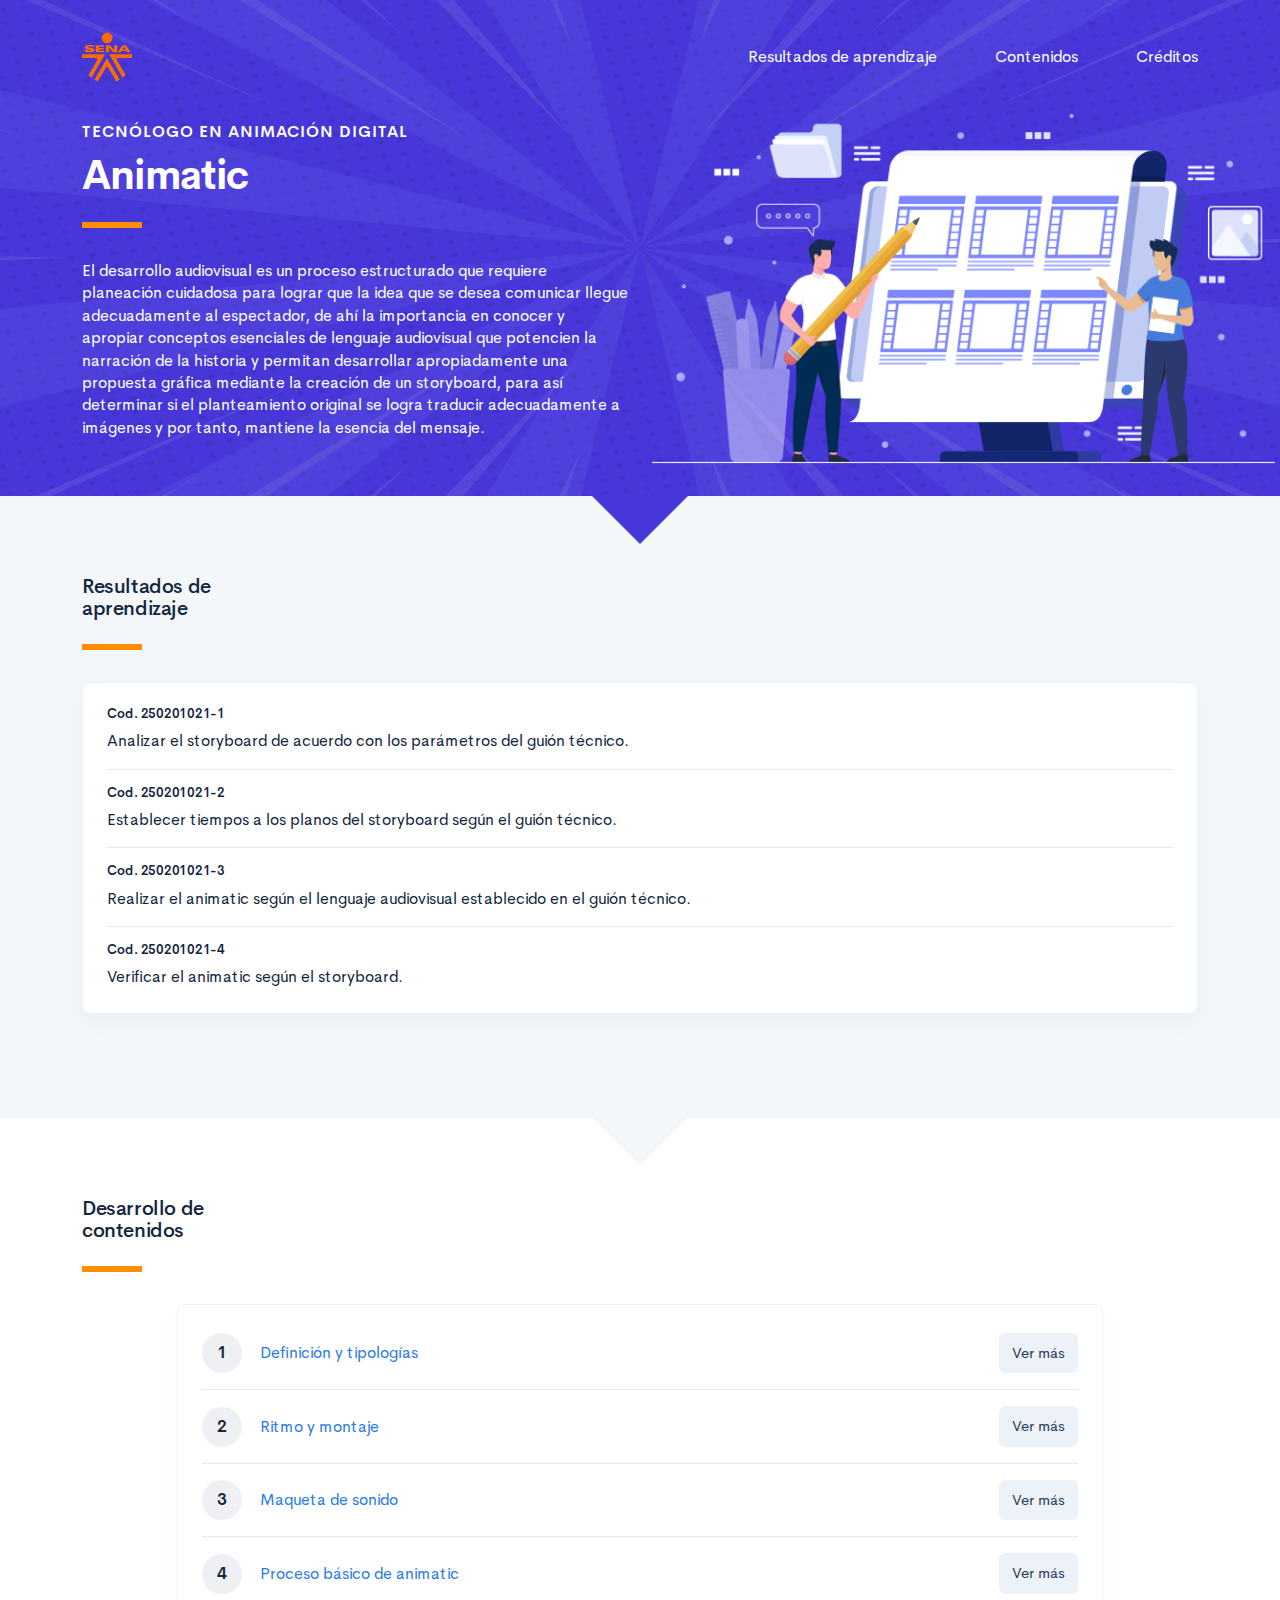
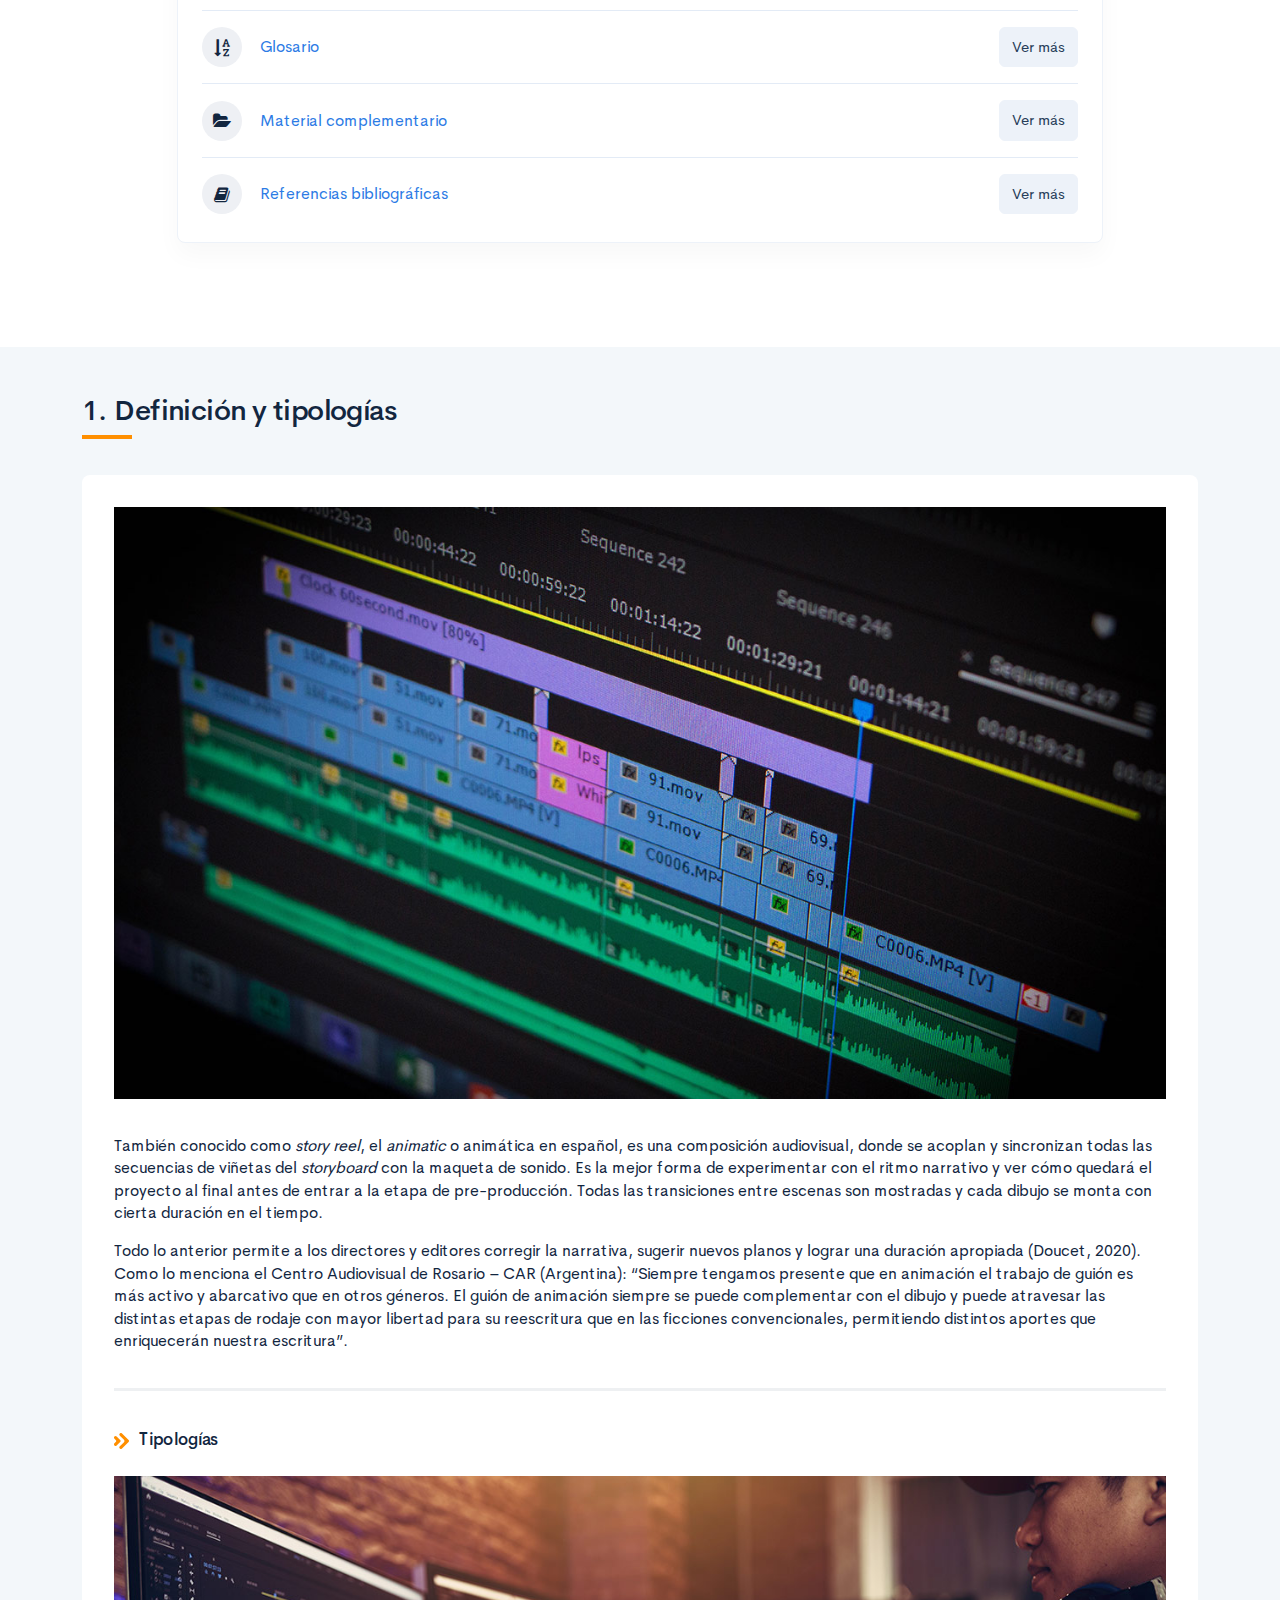
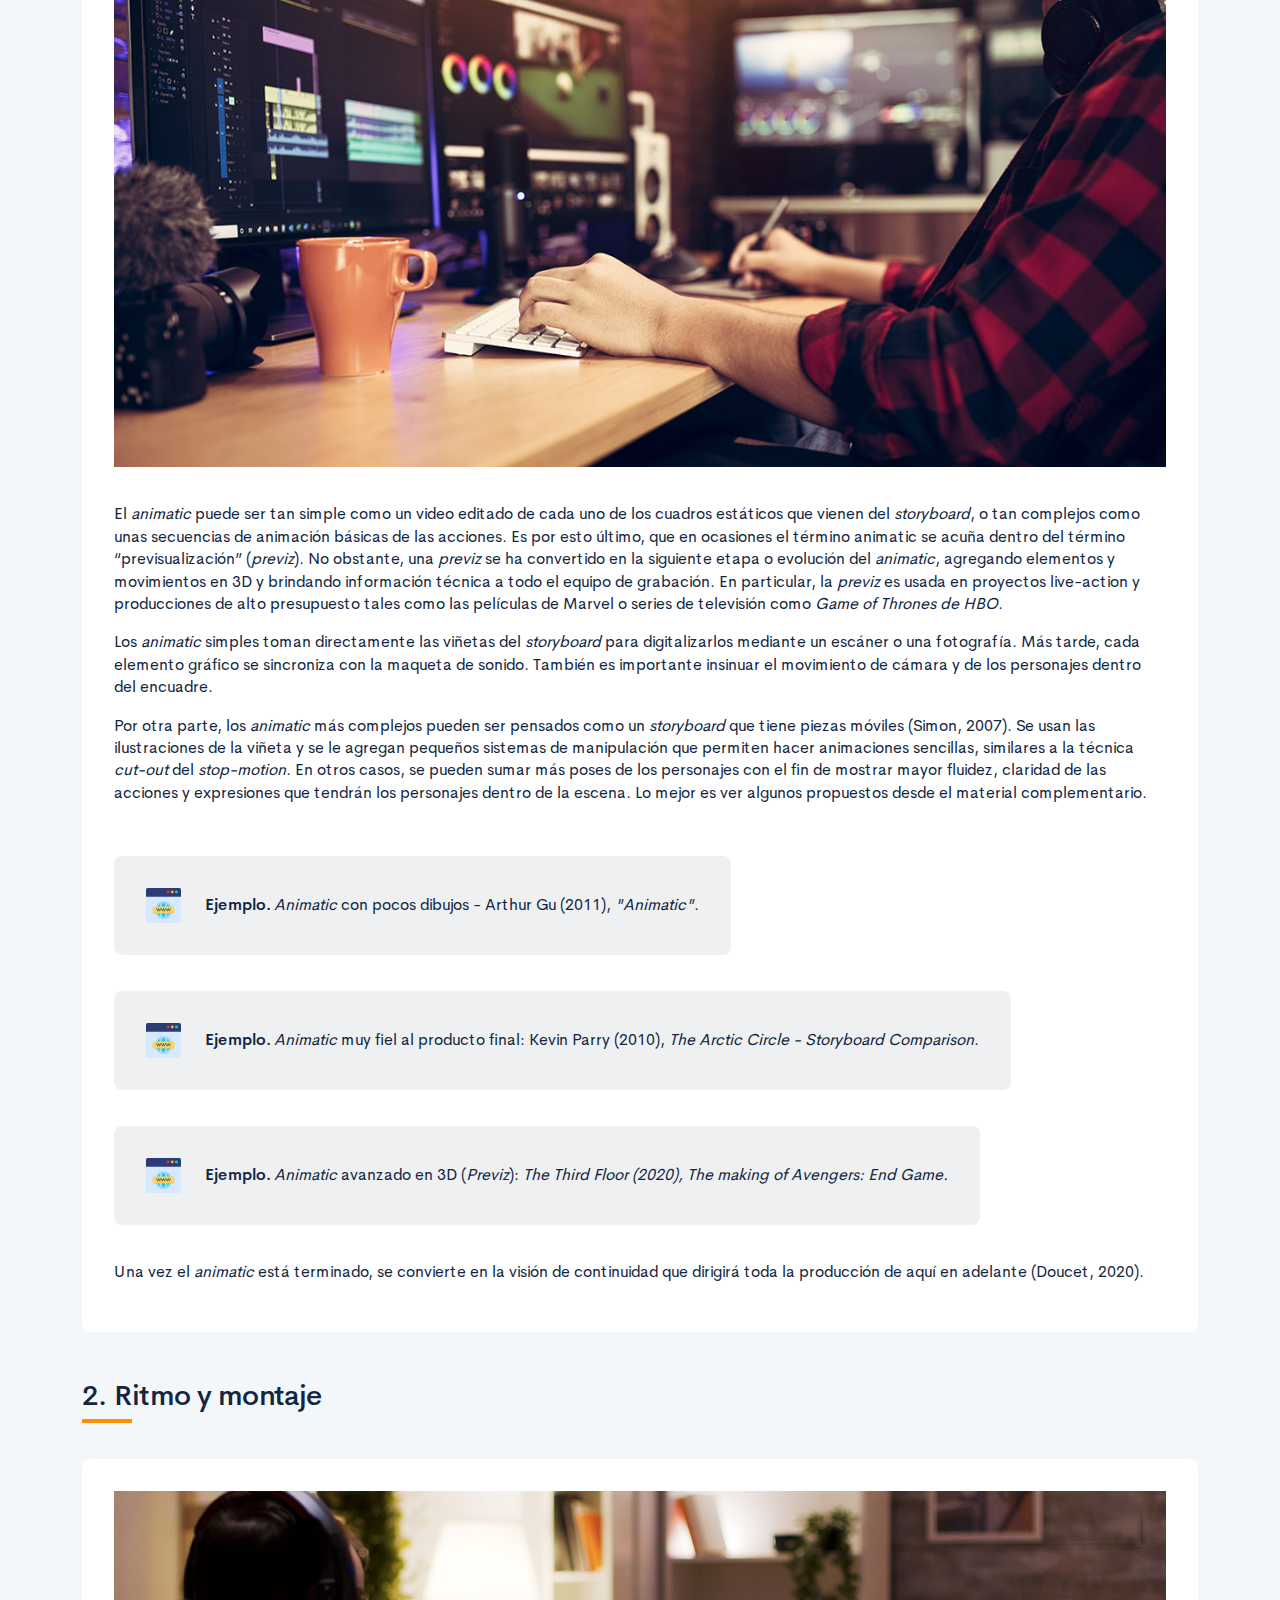
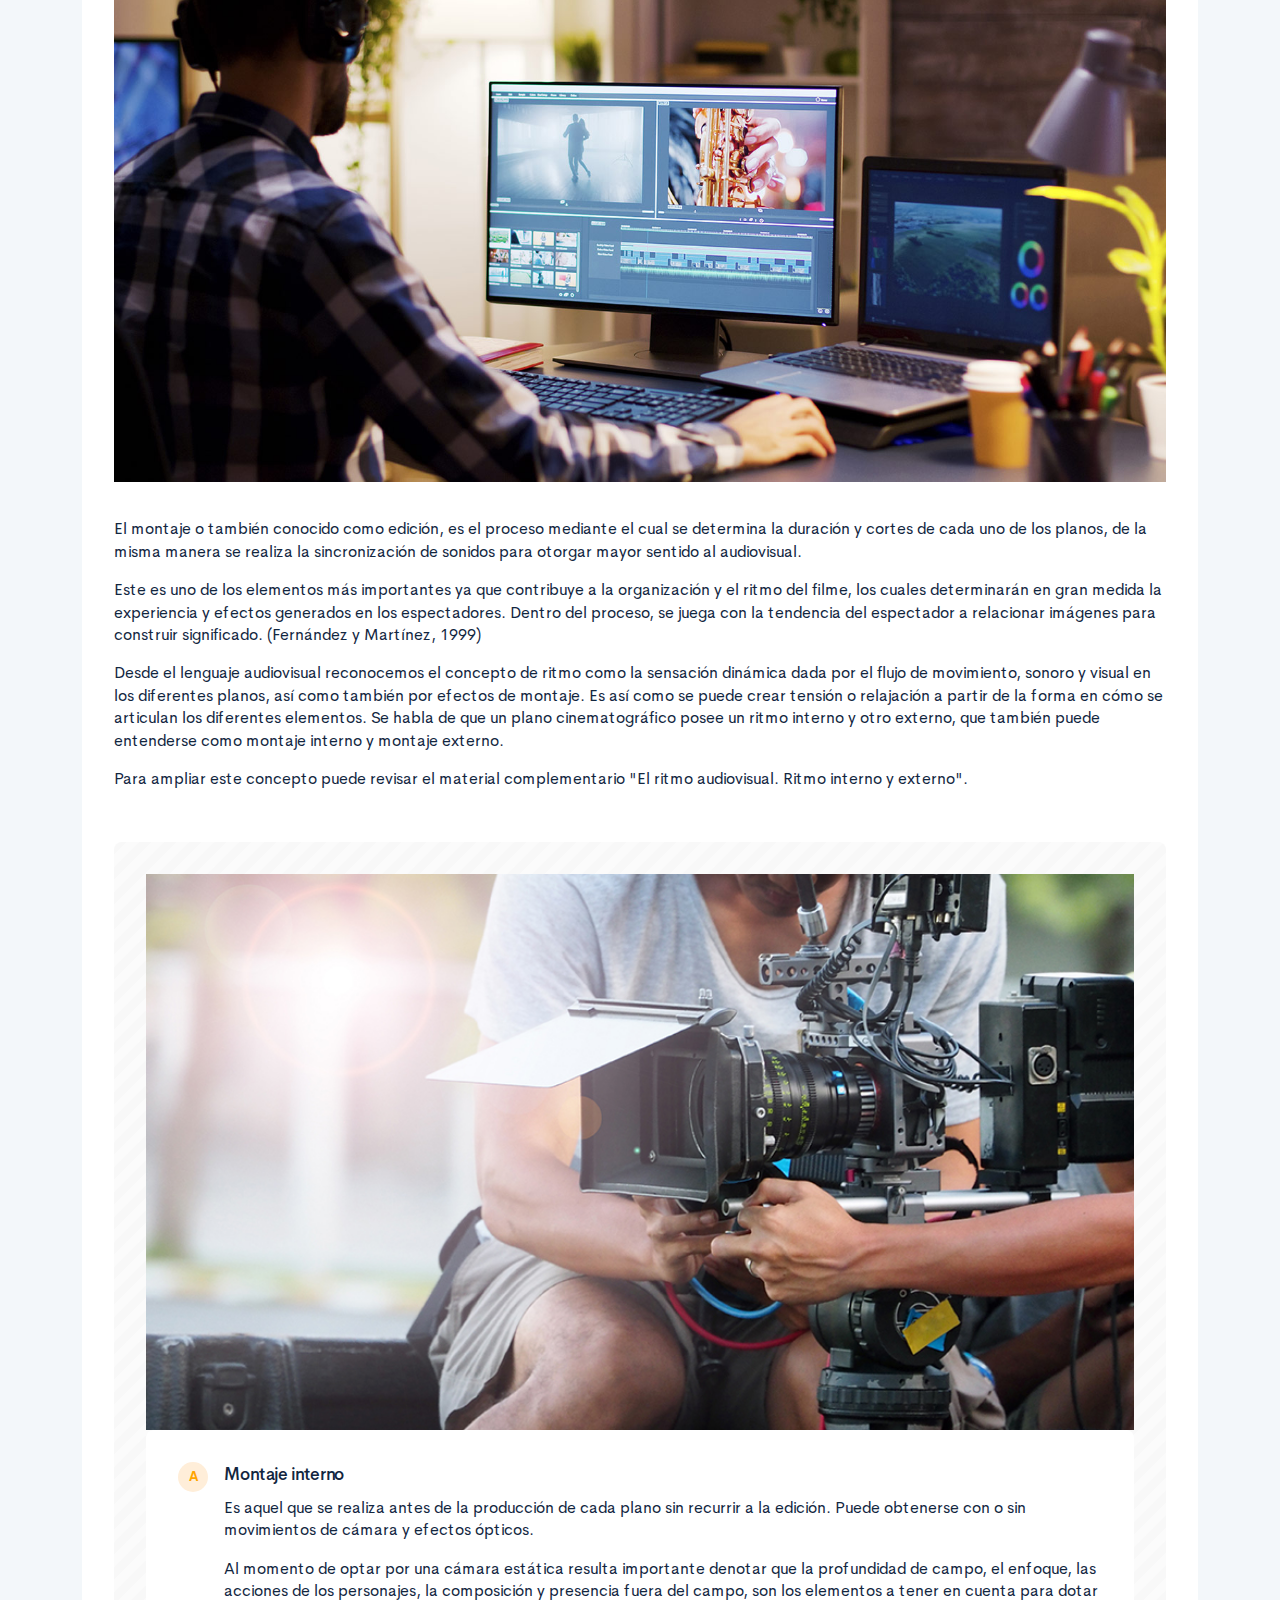
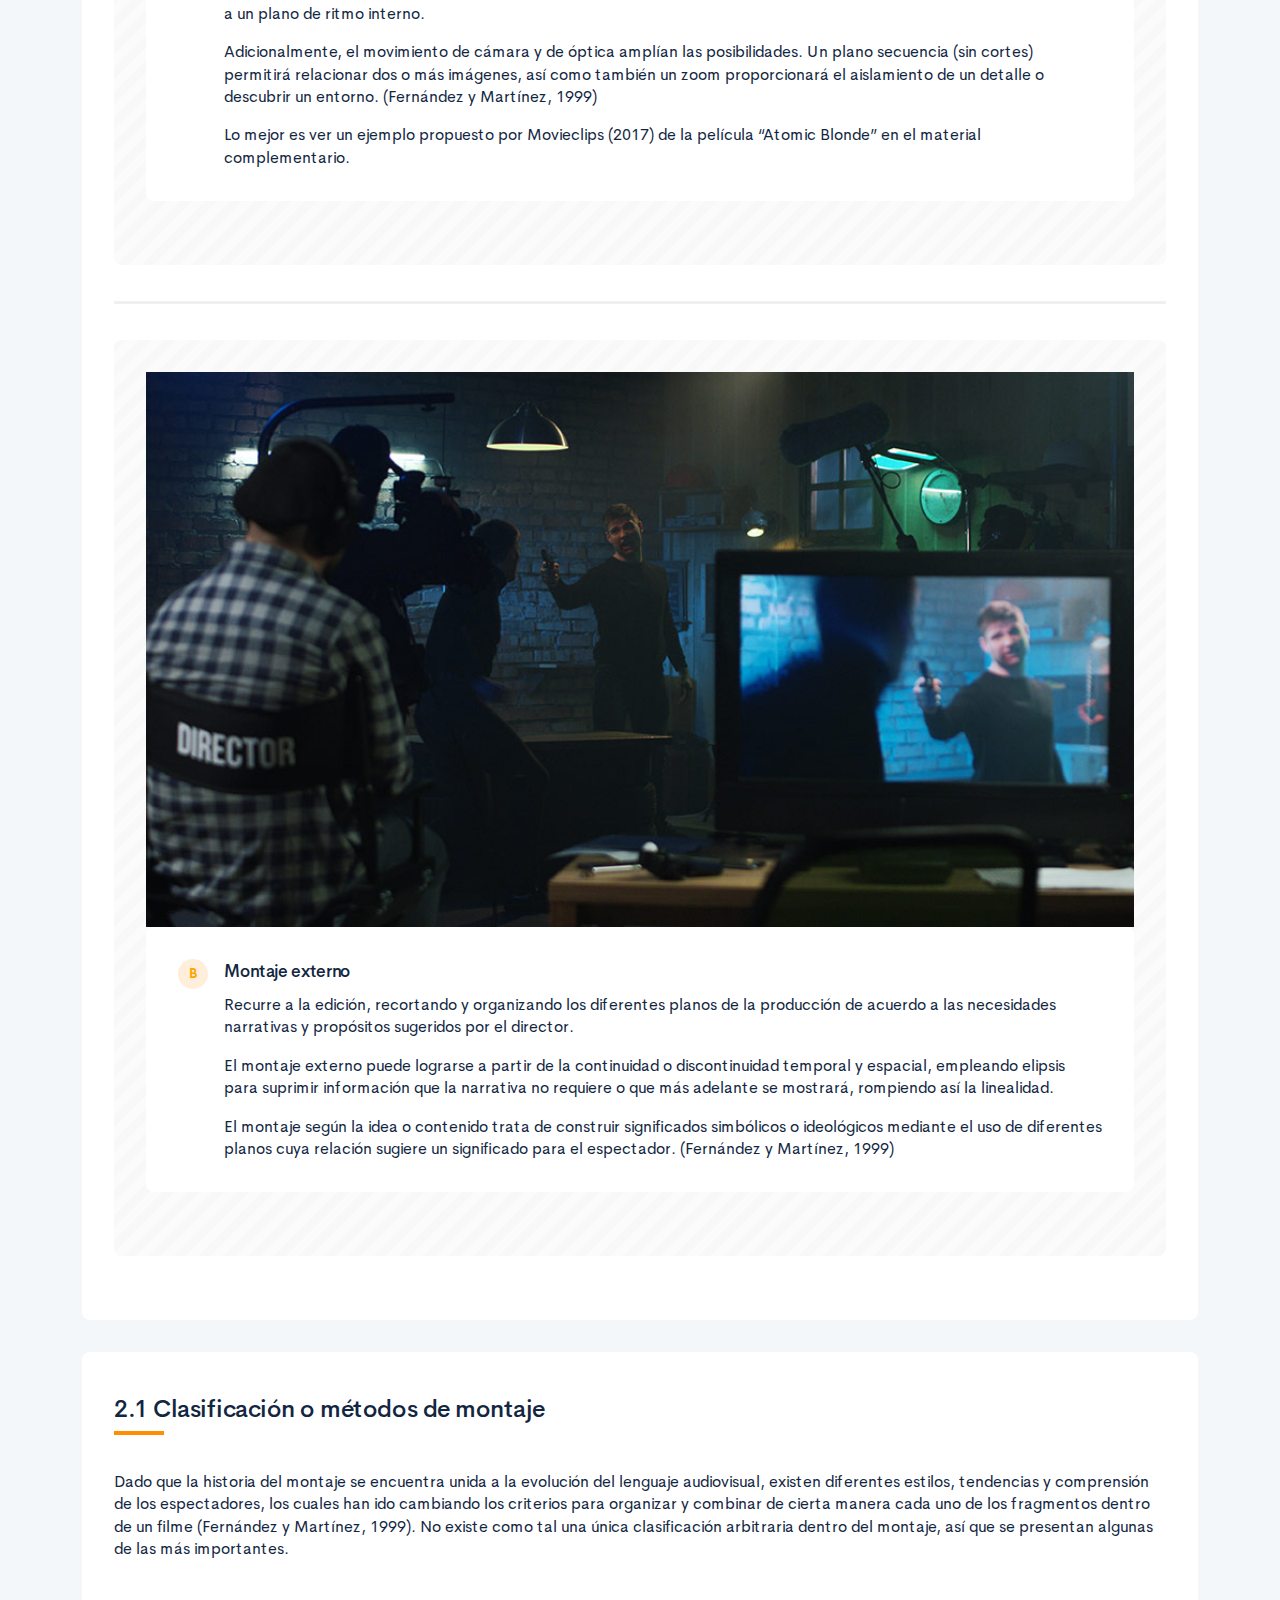
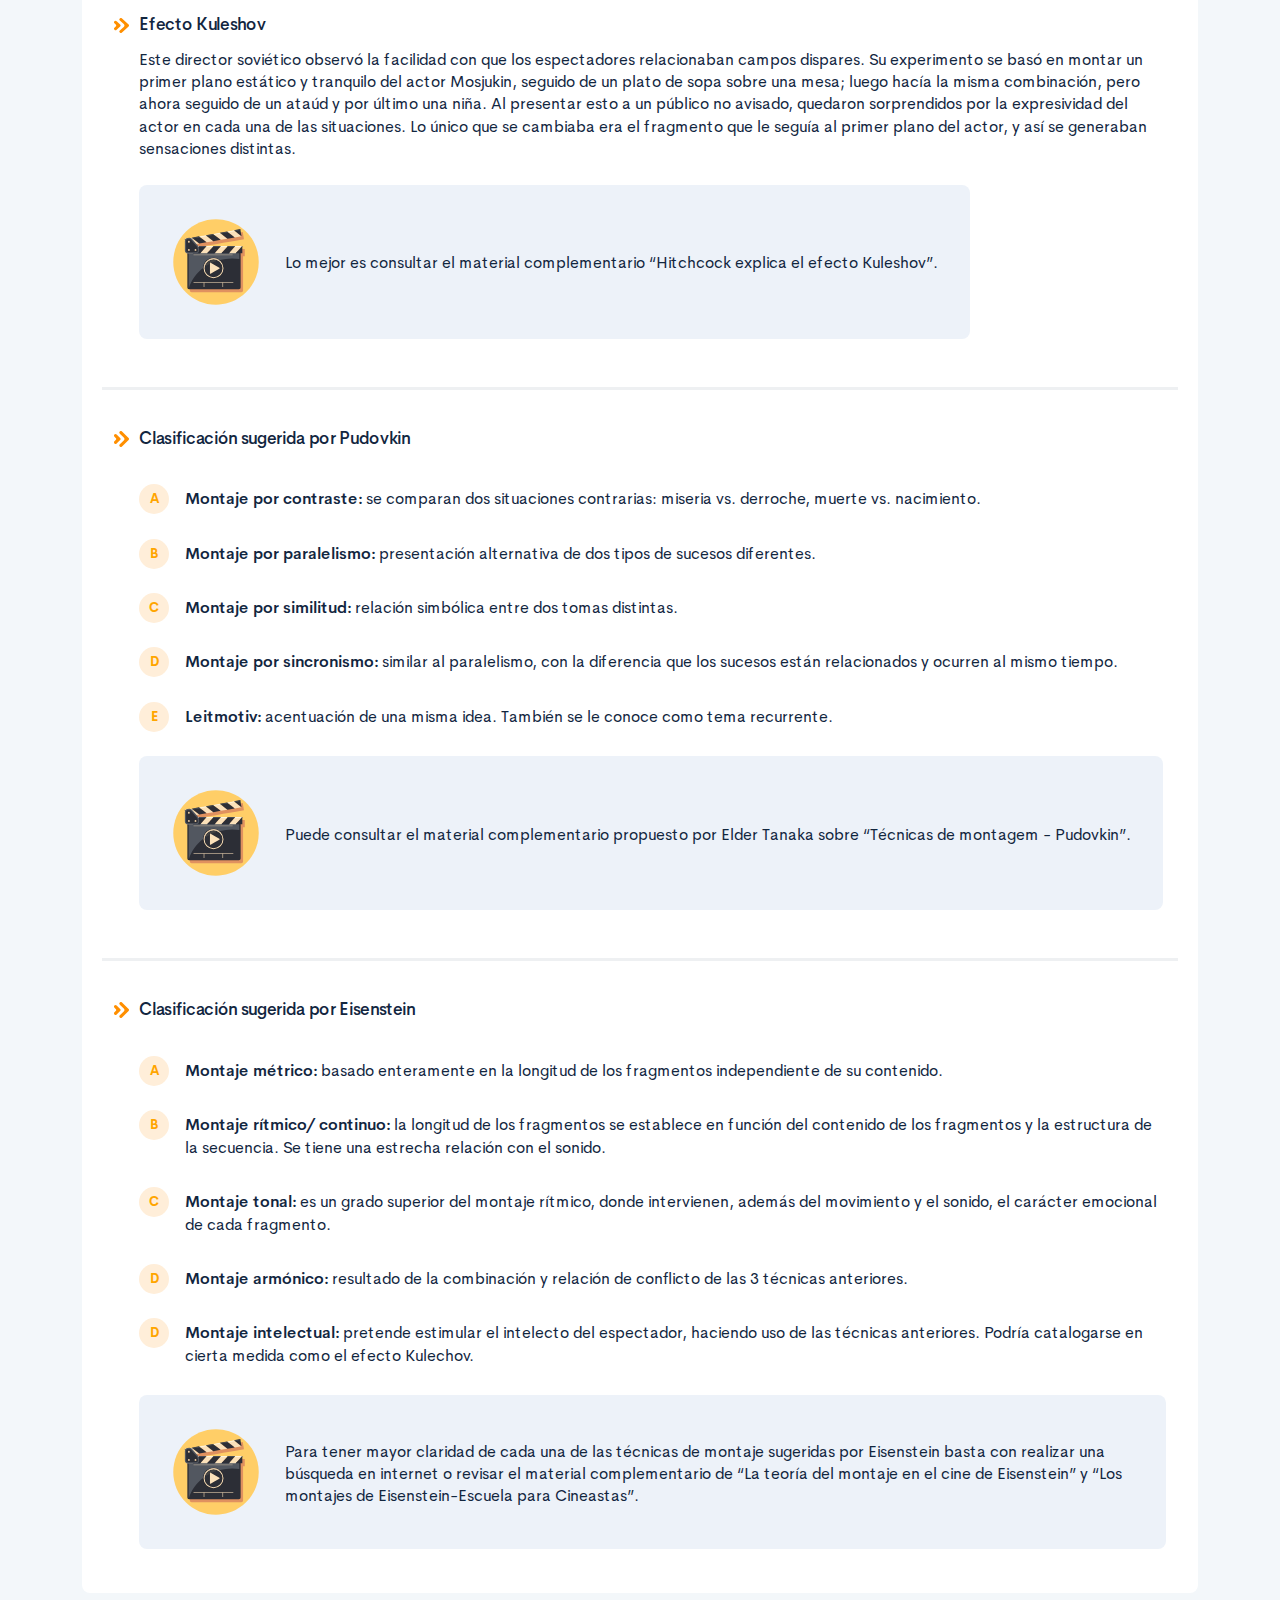
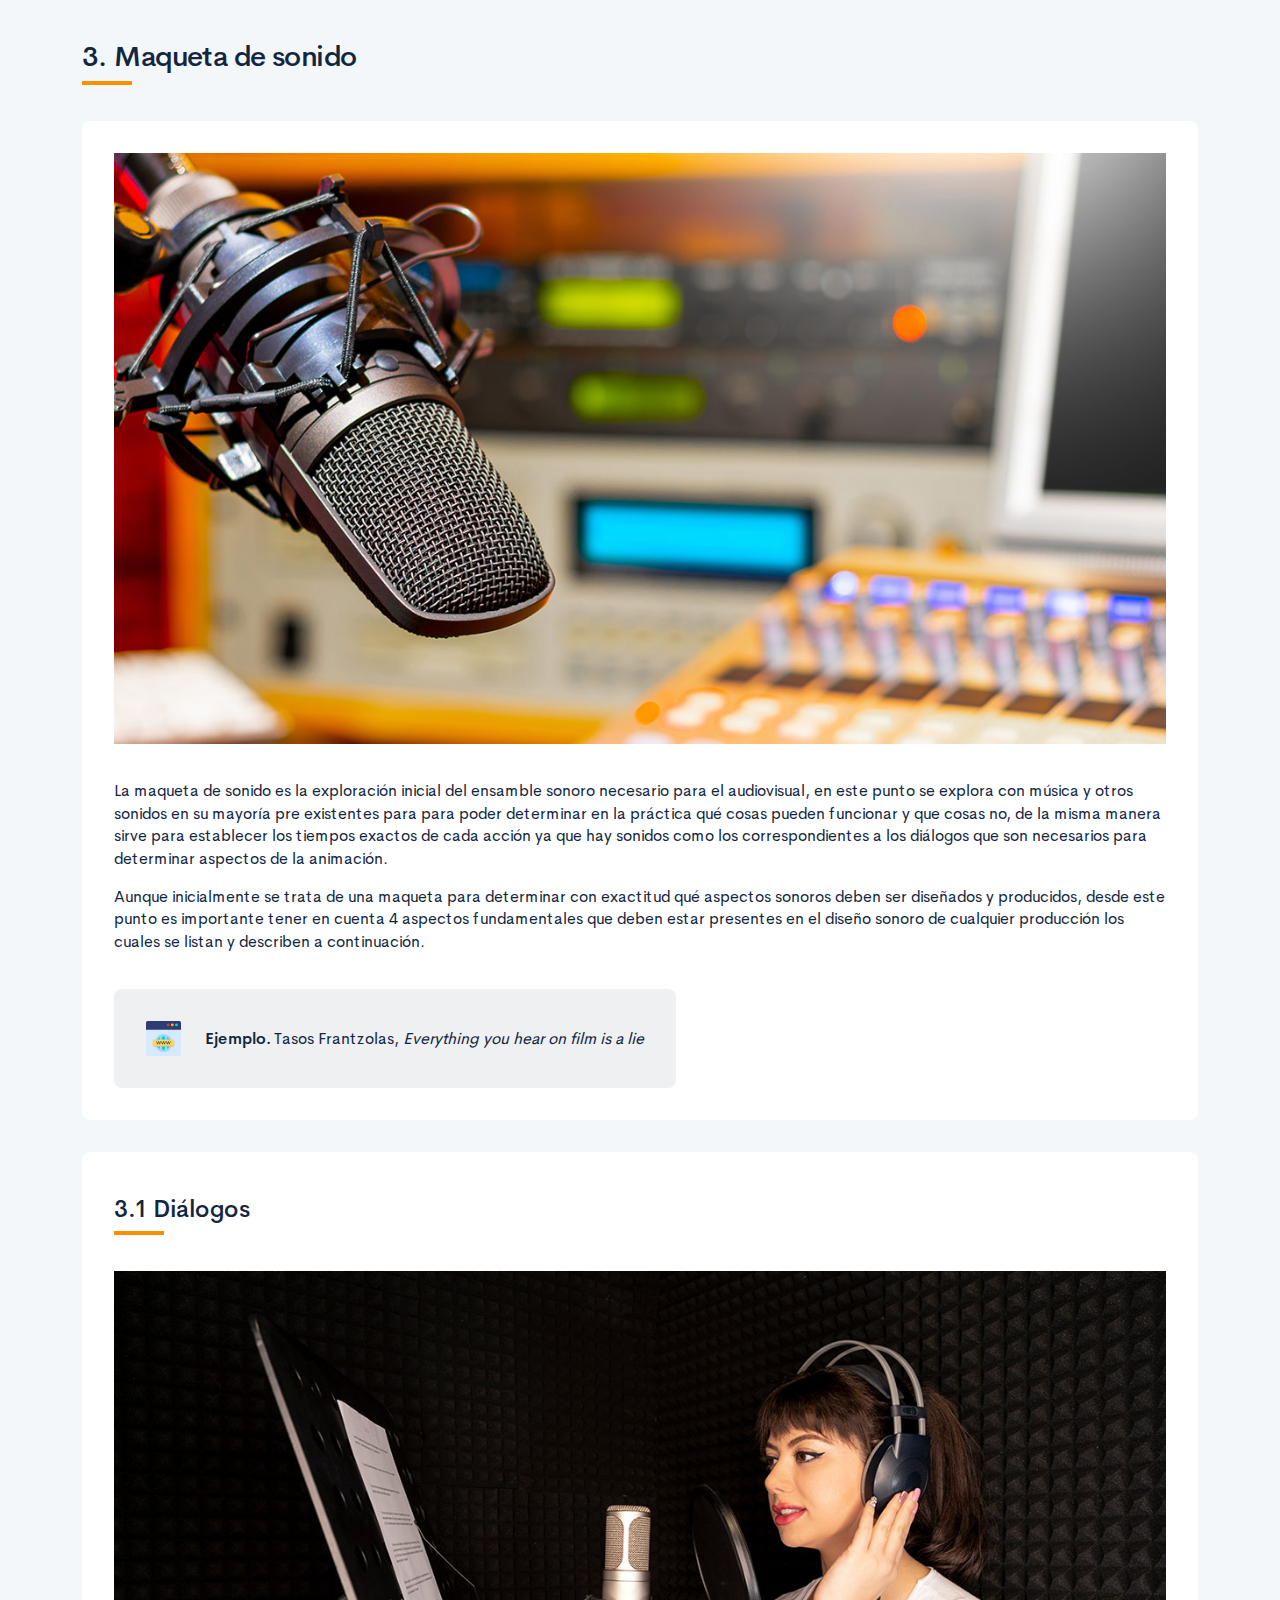
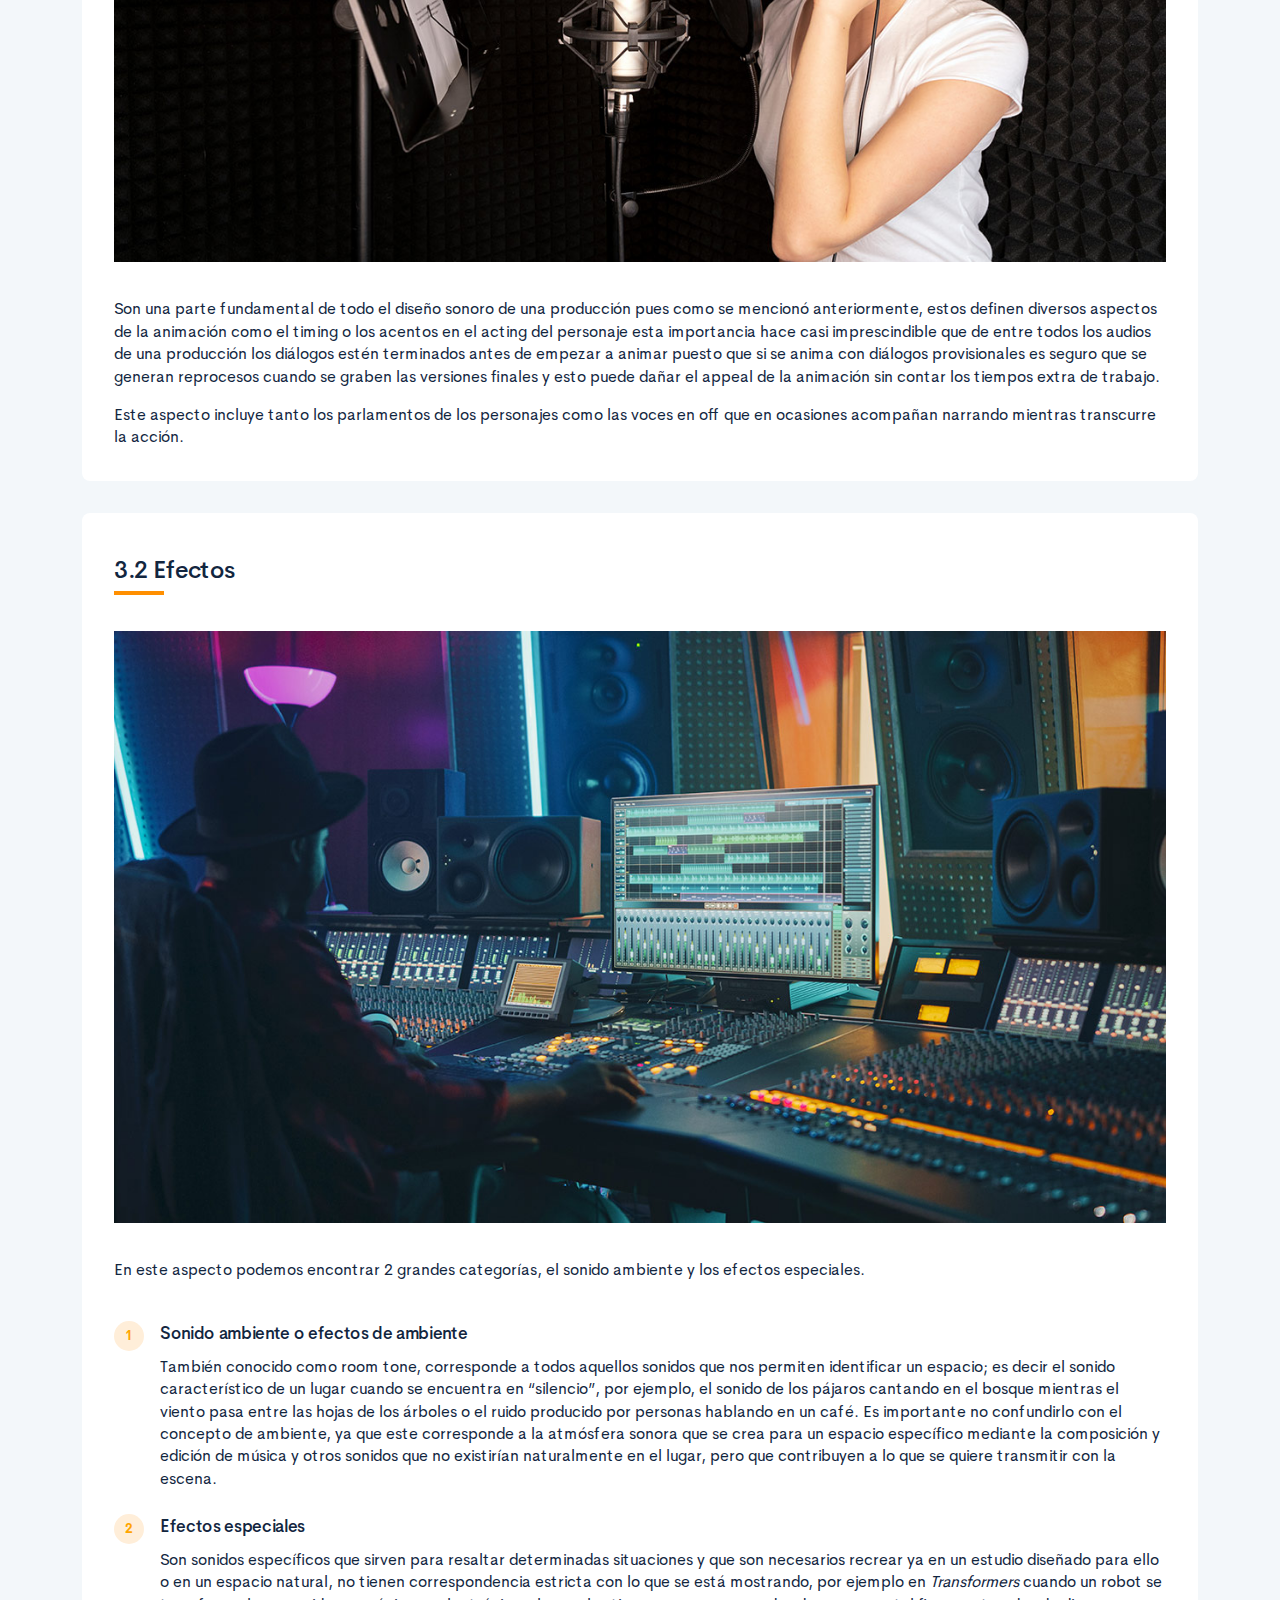
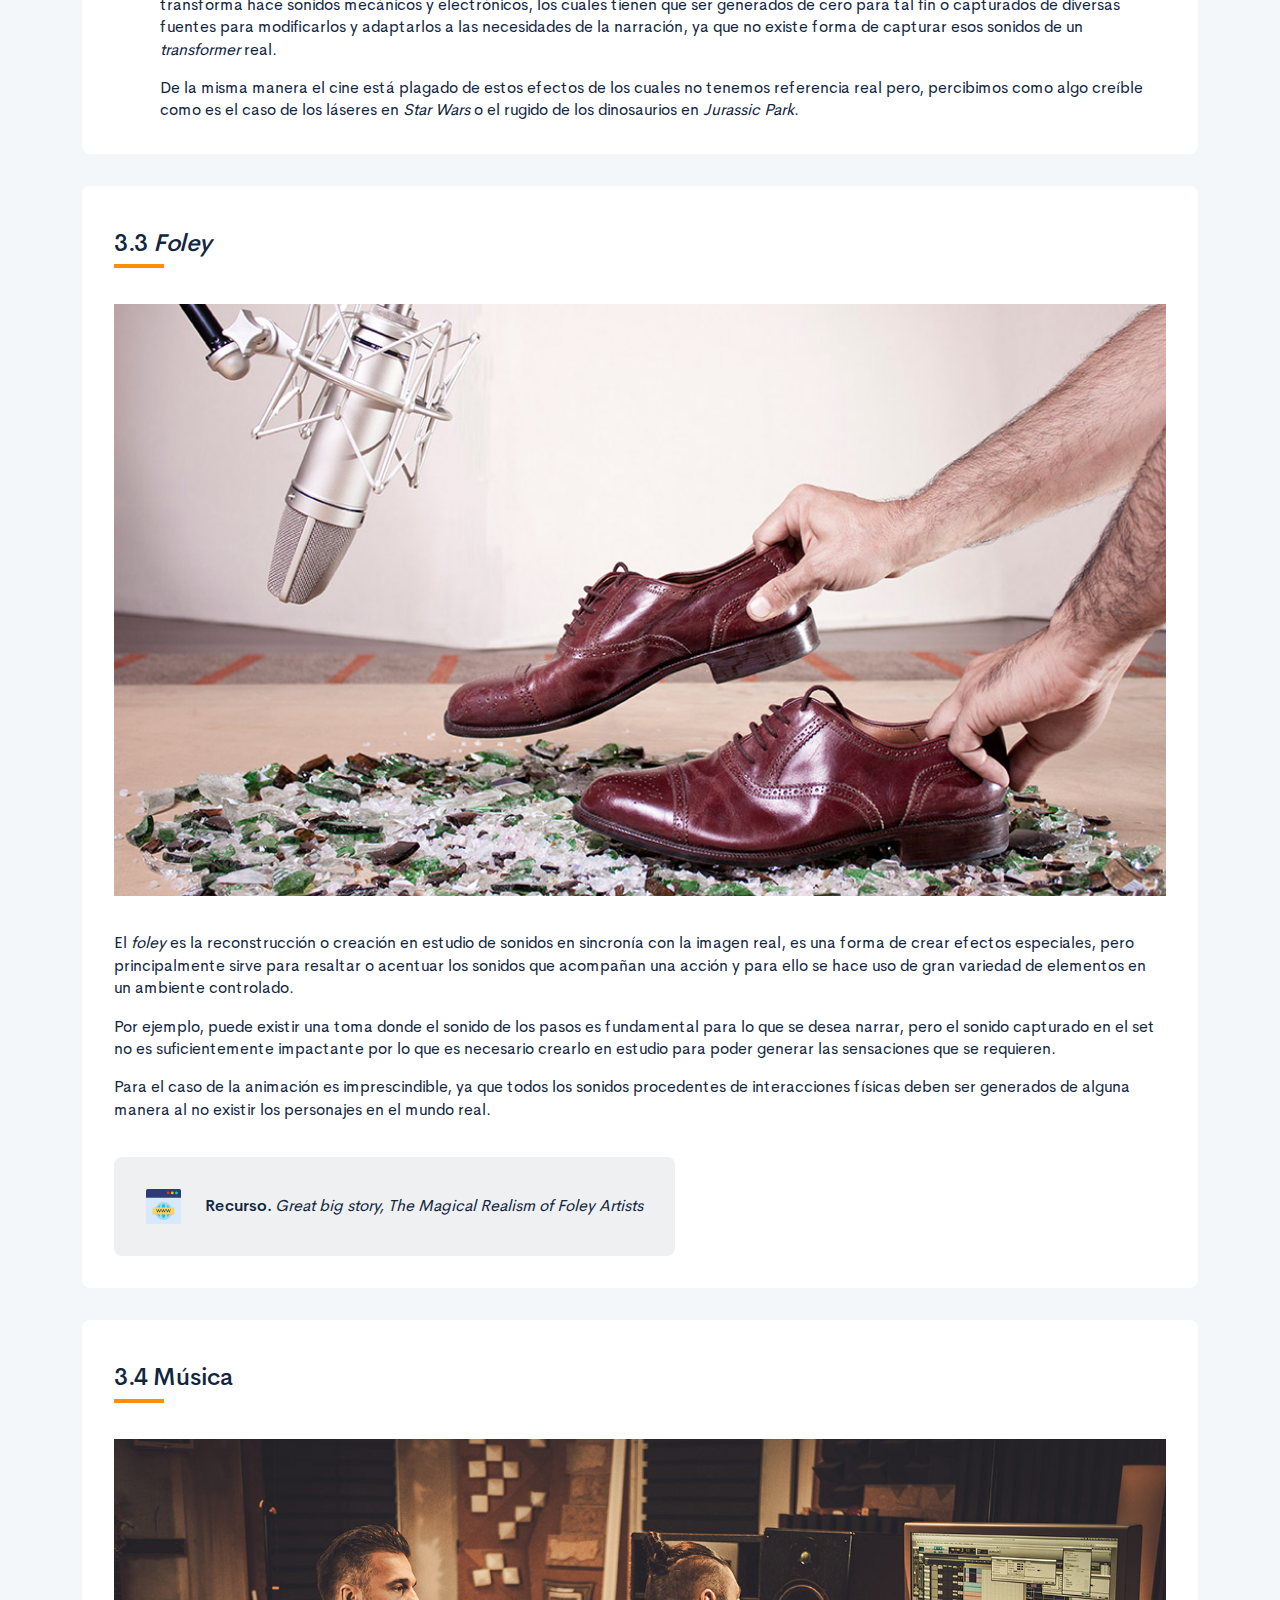
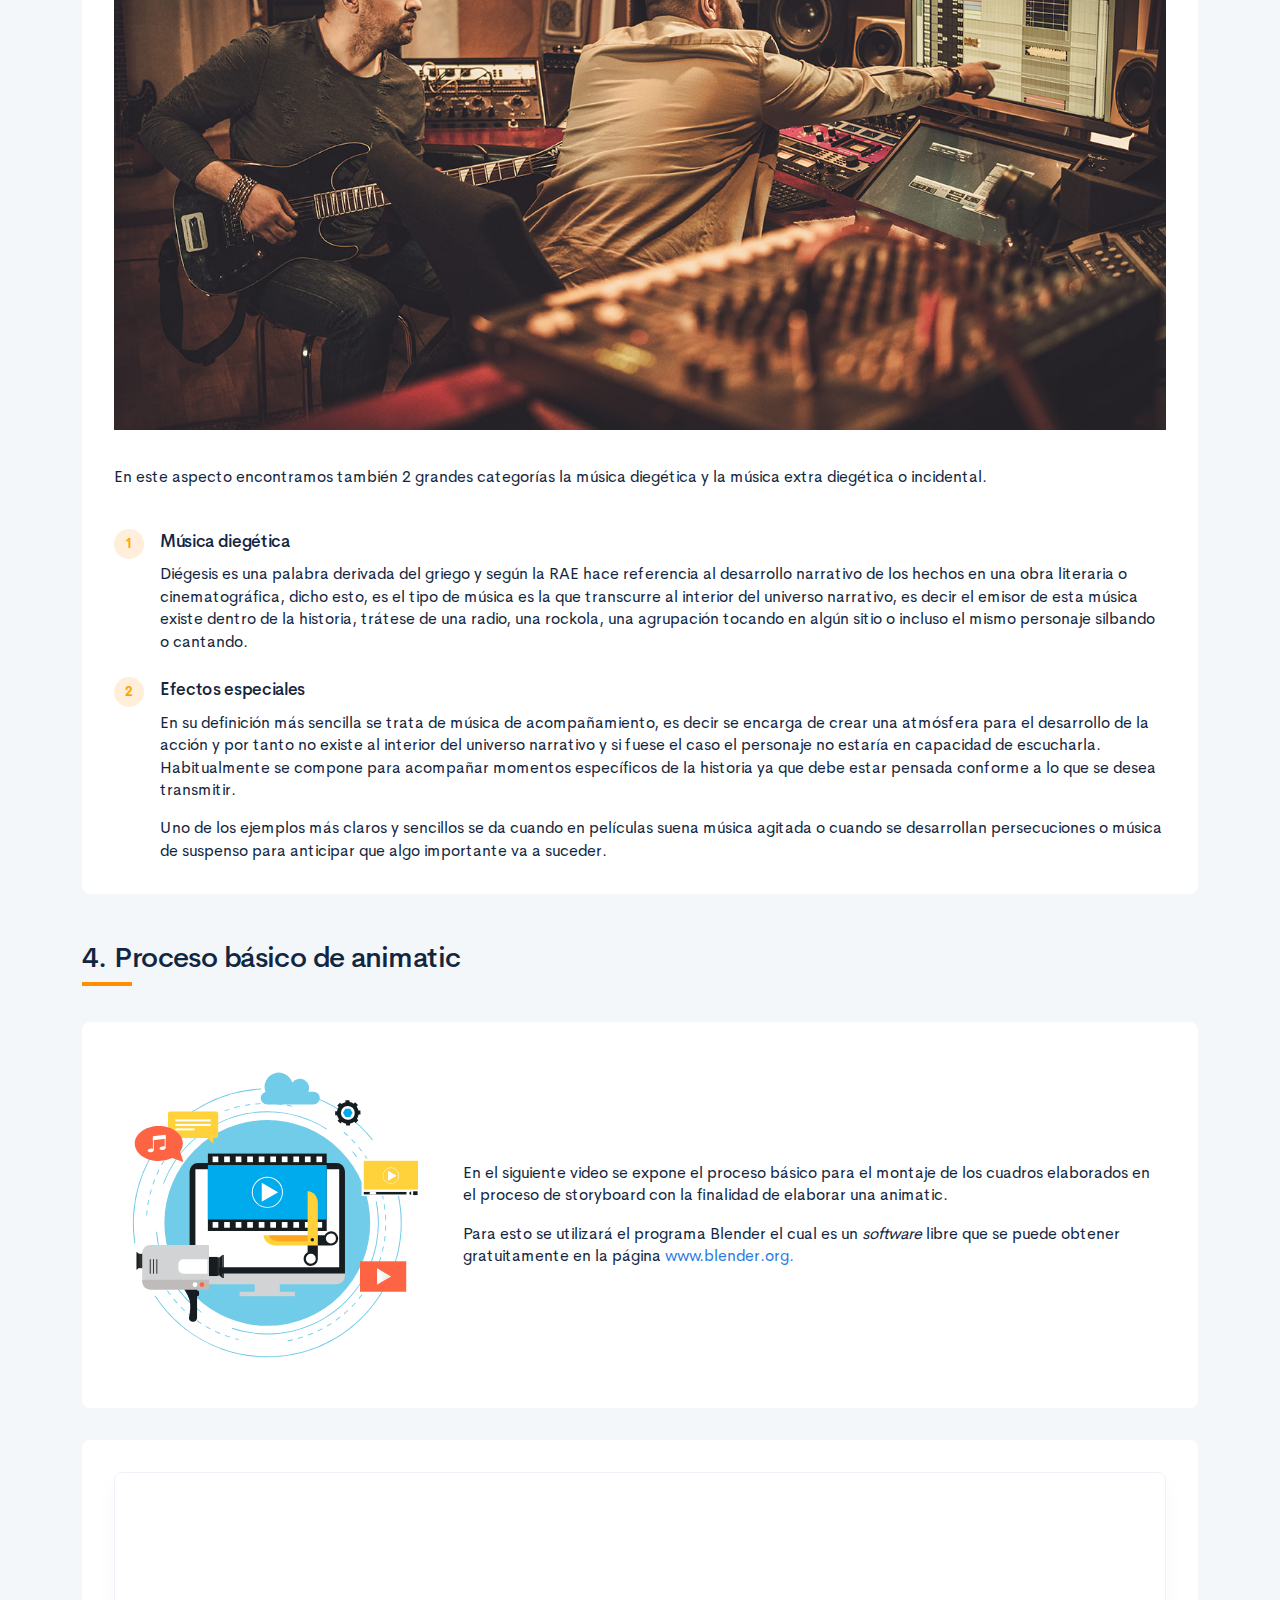
<file: public/material.html>
<!DOCTYPE html>
<html lang="es">
    <head>
        <meta charset="UTF-8">
        <meta name="viewport" content="width=device-width, user-scalable=no, initial-scale=1.0, maximum-scale=1.0, minimum-scale=1.0">
        <title>Historia, corto análogo e investigación</title>
        <meta meta name="description" content="Equipo de Ecosistema de recursos educativos SENA encargado del desarrollo y rediseño de cursos virtuales de aprendizaje para el SENA.">
        <link rel="icon" type="image/svg+xml" href="assets/images/logos/senaLogo.svg">
        <link rel="stylesheet" href="assets/fonts/feather/feather.css">
        <link rel="stylesheet" href="assets/fonts/fontawesome/css/font-awesome.css">
        <link href="assets/css/fancybox.css" rel="stylesheet">
        <link href="assets/css/animate.css" rel="stylesheet">
        <link rel="stylesheet" href="assets/css/main.css">
    </head>
    <body class="theme-dark page-header-textura" id="page-home">
        <header class="curso-presentacion page-header" id="CursoPresentacion">
            <div class="page-textura">
                <div class="container">
                    <div class="curso-topbar justify-content-center justify-content-md-between"><a class="curso-topbar__logo"><svg xmlns="http://www.w3.org/2000/svg" width="168.273" height="164.177" viewBox="0 0 168.273 164.177">
                                <path id="SENA_LOGO" data-name="SENA LOGO" d="M85.349,1a18.09,18.09,0,1,0,18.09,18.09h0A18.1,18.1,0,0,0,85.349,1ZM25.617,42.983a33.722,33.722,0,0,0-9.386,1.024,11.156,11.156,0,0,0-5.12,2.56A5.346,5.346,0,0,0,10.086,52.2c.683,1.707,2.56,2.9,4.608,3.584,4.437,1.536,9.386,1.877,13.994,2.731a5.1,5.1,0,0,1,2.389,1.024,1.369,1.369,0,0,1-.683,2.048,9.146,9.146,0,0,1-5.291.683A8.354,8.354,0,0,1,20.5,61.244a1.962,1.962,0,0,1-.853-2.389H9.233A7.663,7.663,0,0,0,10.6,63.463a7.59,7.59,0,0,0,4.267,2.389A28.541,28.541,0,0,0,23.4,66.876,52.426,52.426,0,0,0,35,66.023a11.043,11.043,0,0,0,5.8-2.9,5.358,5.358,0,0,0-1.365-8.533,21.267,21.267,0,0,0-5.8-2.048c-3.072-.683-5.973-1.024-9.045-1.536a9.114,9.114,0,0,1-3.072-.853,1.226,1.226,0,0,1,0-2.219,9.369,9.369,0,0,1,4.437-.683,10.554,10.554,0,0,1,4.608.853A1.877,1.877,0,0,1,31.59,49.81h9.9a5.669,5.669,0,0,0-1.195-3.584A8.875,8.875,0,0,0,35.515,43.5c-3.584-.341-6.827-.512-9.9-.512Zm21.333.683V67.217H75.792V62.1H57.531V57.489H73.744V52.54H57.531V48.786H75.109v-5.12Zm47.615,0H81.253V67.217H91.322V51.346l13.824,15.872h13.824V43.666H108.9v15.7Zm42.495,0L120.676,67.217h10.581l2.56-4.267H150.2l2.389,4.267h11.776l-15.53-23.551ZM142.35,49.3l5.12,8.533h-10.41ZM.7,74.044l.171,12.8L49,86.673c2.389.512,3.925,2.048,3.413,5.8l-29.7,51.711,9.557,9.045L78.01,74.044Zm91.646,0L137.4,152.89l9.9-8.874L117.433,92.3c-.512-3.584.853-5.291,3.413-5.8l48.127.171V74.044ZM84.837,87.185,42.512,159.546l11.264,5.461,28.159-47.615a4.283,4.283,0,0,1,2.9-1.195,4.681,4.681,0,0,1,3.072,1.195l28.159,47.786,11.605-5.973Z" transform="translate(-0.7 -1)" fill="#FF6B00" />
                            </svg>
                        </a><a class="curso-topbar__menubar collapsed btn-menu-responsive d-none" data-toggle="collapse" href="#curso-topbar__nav" aria-expanded="false"><span></span><span></span><span></span></a>
                        <nav class="curso-topbar__nav collapse show d-none d-md-block" id="curso-topbar__nav">
                            <ul class="curso-topbar__list">
                                <li class="curso-topbar__item"><a class="curso-topbar__link" href="#ResultadosAprendizaje"><span class="text-white">Resultados de aprendizaje</span></a></li>
                                <li class="curso-topbar__item"><a class="curso-topbar__link" href="#IndiceTematico"><span class="text-white">Contenidos</span></a></li>
                                <li class="curso-topbar__item"><a class="curso-topbar__link" href="#Creditos"><span class="text-white">Créditos</span></a></li>
                            </ul>
                        </nav>
                    </div>
                    <div class="curso-portada">
                        <div class="row align-items-center">
                            <div class="col-12 col-lg-6">
                                <h3 class="curso-subtitulo" id="curso-titulo-componente">Tecnólogo en animación digital </h3>
                                <h1 class="curso-titulo" id="curso-titulo-tema">Animatic </h1>
                                <div class="brand-line-primary"></div>
                                <p class="curso-descripcion">El desarrollo audiovisual es un proceso estructurado que requiere planeación cuidadosa para lograr que la idea que se desea comunicar llegue adecuadamente al espectador, de ahí la importancia en conocer y apropiar conceptos esenciales de lenguaje audiovisual que potencien la narración de la historia y permitan desarrollar apropiadamente una propuesta gráfica mediante la creación de un storyboard, para así determinar si el planteamiento original se logra traducir adecuadamente a imágenes y por tanto, mantiene la esencia del mensaje.</p>
                            </div>
                            <div class="col-12 col-lg-6 text-center">
                                <div class="d-none d-lg-block"><img class="curso-imagen" src="assets/images/header/header_media.png" /></div>
                            </div>
                        </div>
                    </div>
                </div>
            </div>
        </header>
        <section class="curso-resultados section bg-base-light" id="ResultadosAprendizaje">
            <div class="container">
                <h2> Resultados de <br>aprendizaje</h2>
                <div class="brand-line-primary"></div>
                <div class="card resultado-item">
                    <div class="card-body">
                        <h5><strong>Cod. 250201021-1</strong></h5>
                        <p class="mb-0">Analizar el storyboard de acuerdo con los parámetros del guión técnico.</p>
                        <hr>
                        <h5><strong>Cod. 250201021-2</strong></h5>
                        <p class="mb-0">Establecer tiempos a los planos del storyboard según el guión técnico.</p>
                        <hr>
                        <h5><strong>Cod. 250201021-3</strong></h5>
                        <p class="mb-0">Realizar el animatic según el lenguaje audiovisual establecido en el guión técnico.</p>
                        <hr>
                        <h5><strong>Cod. 250201021-4</strong></h5>
                        <p class="mb-0">Verificar el animatic según el storyboard.</p>
                    </div>
                </div>
            </div>
        </section>
        <section class="curso-indice-tematico section" id="IndiceTematico">
            <div class="container">
                <h2>Desarrollo de <br>contenidos</h2>
                <div class="brand-line-primary"></div>
                <div class="row justify-content-center">
                    <div class="col-12 col-sm-10">
                        <div class="card wow flipInX" data-wow-delay=".4s">
                            <div class="card-body">
                                <ul class="list-group list-group-flush list my-n3 nav-temas">
                                    <li class="list-group-item nav-tema-item">
                                        <div class="row align-items-center">
                                            <div class="col-auto">
                                                <div class="avatar avatar-sm"><span class="nav-tema-item__icon avatar-title font-size-lg bg-secondary-soft rounded-circle text-primary font-weight-bold">1</span></div>
                                            </div>
                                            <div class="col ml-n2"><span class="nav-tema-item__titulo"> <a href="#tema-1">Definición y tipologías</a></span></div>
                                            <div class="col-auto"> <a class="btn btn-light nav-tema-item__btn" href="#tema-1">Ver más</a></div>
                                        </div>
                                    </li>
                                    <li class="list-group-item nav-tema-item">
                                        <div class="row align-items-center">
                                            <div class="col-auto">
                                                <div class="avatar avatar-sm"><span class="nav-tema-item__icon avatar-title font-size-lg bg-secondary-soft rounded-circle text-primary font-weight-bold">2</span></div>
                                            </div>
                                            <div class="col ml-n2"><span class="nav-tema-item__titulo"> <a href="#tema-2">Ritmo y montaje</a></span></div>
                                            <div class="col-auto"> <a class="btn btn-light nav-tema-item__btn" href="#tema-2">Ver más</a></div>
                                        </div>
                                    </li>
                                    <li class="list-group-item nav-tema-item">
                                        <div class="row align-items-center">
                                            <div class="col-auto">
                                                <div class="avatar avatar-sm"><span class="nav-tema-item__icon avatar-title font-size-lg bg-secondary-soft rounded-circle text-primary font-weight-bold">3</span></div>
                                            </div>
                                            <div class="col ml-n2"><span class="nav-tema-item__titulo"> <a href="#tema-3">Maqueta de sonido</a></span></div>
                                            <div class="col-auto"> <a class="btn btn-light nav-tema-item__btn" href="#tema-3">Ver más</a></div>
                                        </div>
                                    </li>
                                    <li class="list-group-item nav-tema-item">
                                        <div class="row align-items-center">
                                            <div class="col-auto">
                                                <div class="avatar avatar-sm"><span class="nav-tema-item__icon avatar-title font-size-lg bg-secondary-soft rounded-circle text-primary font-weight-bold">4</span></div>
                                            </div>
                                            <div class="col ml-n2"><span class="nav-tema-item__titulo"> <a href="#tema-4">Proceso básico de animatic</a></span></div>
                                            <div class="col-auto"> <a class="btn btn-light nav-tema-item__btn" href="#tema-4">Ver más</a></div>
                                        </div>
                                    </li>
                                    <li class="list-group-item nav-tema-item">
                                        <div class="row align-items-center">
                                            <div class="col-auto">
                                                <div class="avatar avatar-sm"><span class="nav-tema-item__icon avatar-title font-size-lg bg-secondary-soft rounded-circle text-primary font-weight-bold"> <i class="fa fa-sort-alpha-asc"></i></span></div>
                                            </div>
                                            <div class="col ml-n2"><span class="nav-tema-item__titulo"> <a href="#glosario">Glosario</a></span></div>
                                            <div class="col-auto"> <a class="btn btn-light nav-tema-item__btn" href="#glosario">Ver más</a></div>
                                        </div>
                                    </li>
                                    <li class="list-group-item nav-tema-item">
                                        <div class="row align-items-center">
                                            <div class="col-auto">
                                                <div class="avatar avatar-sm"><span class="nav-tema-item__icon avatar-title font-size-lg bg-secondary-soft rounded-circle text-primary font-weight-bold"> <i class="fa fa-folder-open"></i></span></div>
                                            </div>
                                            <div class="col ml-n2"><span class="nav-tema-item__titulo"> <a href="#anexos">Material complementario</a></span></div>
                                            <div class="col-auto"> <a class="btn btn-light nav-tema-item__btn" href="#anexos">Ver más</a></div>
                                        </div>
                                    </li>
                                    <li class="list-group-item nav-tema-item">
                                        <div class="row align-items-center">
                                            <div class="col-auto">
                                                <div class="avatar avatar-sm"><span class="nav-tema-item__icon avatar-title font-size-lg bg-secondary-soft rounded-circle text-primary font-weight-bold"> <i class="fa fa-book"></i></span></div>
                                            </div>
                                            <div class="col ml-n2"><span class="nav-tema-item__titulo"> <a href="#referencias">Referencias bibliográficas</a></span></div>
                                            <div class="col-auto"> <a class="btn btn-light nav-tema-item__btn" href="#referencias">Ver más</a></div>
                                        </div>
                                    </li>
                                </ul>
                            </div>
                        </div>
                    </div>
                </div>
            </div>
        </section>
        <section id="mainContent">
            <div id="tema-1">
                <div class="container" id="tema_1">
                    <div class="header-ecored">
                        <h1>1. Definición y tipologías</h1>
                    </div>
                    <div class="jumbotron bg-white">
                        <div class="row justify-content-center mb-5">
                            <div class="col-12 d-flex justify-content-center mb-5"><img class="img-fluid" src="assets/images/pages/tema_1/img_1_01.jpg" alt=""></div>
                            <div class="col-12">
                                <p>También conocido como <i>story reel</i>, el <i>animatic</i> o animática en español, es una composición audiovisual, donde se acoplan y sincronizan todas las secuencias de viñetas del <i>storyboard</i> con la maqueta de sonido. Es la mejor forma de experimentar con el ritmo narrativo y ver cómo quedará el proyecto al final antes de entrar a la etapa de pre-producción. Todas las transiciones entre escenas son mostradas y cada dibujo se monta con cierta duración en el tiempo.</p>
                                <p class="mb-0">Todo lo anterior permite a los directores y editores corregir la narrativa, sugerir nuevos planos y lograr una duración apropiada (Doucet, 2020). Como lo menciona el Centro Audiovisual de Rosario – CAR (Argentina): “Siempre tengamos presente que en animación el trabajo de guión es más activo y abarcativo que en otros géneros. El guión de animación siempre se puede complementar con el dibujo y puede atravesar las distintas etapas de rodaje con mayor libertad para su reescritura que en las ficciones convencionales, permitiendo distintos aportes que enriquecerán nuestra escritura”.</p>
                            </div>
                        </div>
                        <div class="hr-divider my-5"></div>
                        <div class="row">
                            <div class="col-12">
                                <div class="list mb-3">
                                    <div class="list__item">
                                        <div class="list__item__icon"><img src="assets/images/icons/icon_duoble_chevron.svg" alt=""></div>
                                    </div>
                                    <div class="list__txt">
                                        <h3>Tipologías</h3>
                                    </div>
                                </div>
                            </div>
                        </div>
                        <div class="row mb-5">
                            <div class="col-12 d-flex justify-content-center mb-5"><img class="img-fluid" src="assets/images/pages/tema_1/img_1_02.jpg" alt=""></div>
                            <div class="col-12">
                                <p>El <i>animatic</i> puede ser tan simple como un video editado de cada uno de los cuadros estáticos que vienen del <i>storyboard</i>, o tan complejos como unas secuencias de animación básicas de las acciones. Es por esto último, que en ocasiones el término animatic se acuña dentro del término “previsualización” (<i>previz</i>). No obstante, una <i>previz</i> se ha convertido en la siguiente etapa o evolución del <i>animatic</i>, agregando elementos y movimientos en 3D y brindando información técnica a todo el equipo de grabación. En particular, la <i>previz</i> es usada en proyectos live-action y producciones de alto presupuesto tales como las películas de Marvel o series de televisión como <i>Game of Thrones de HBO</i>. </p>
                                <p>Los <i>animatic</i> simples toman directamente las viñetas del <i>storyboard</i> para digitalizarlos mediante un escáner o una fotografía. Más tarde, cada elemento gráfico se sincroniza con la maqueta de sonido. También es importante insinuar el movimiento de cámara y de los personajes dentro del encuadre.</p>
                                <p>Por otra parte, los <i>animatic</i> más complejos pueden ser pensados como un <i>storyboard</i> que tiene piezas móviles (Simon, 2007). Se usan las ilustraciones de la viñeta y se le agregan pequeños sistemas de manipulación que permiten hacer animaciones sencillas, similares a la técnica <i>cut-out</i> del <i>stop-motion</i>. En otros casos, se pueden sumar más poses de los personajes con el fin de mostrar mayor fluidez, claridad de las acciones y expresiones que tendrán los personajes dentro de la escena. Lo mejor es ver algunos propuestos desde el material complementario.</p>
                            </div>
                        </div>
                        <div class="row">
                            <div class="col-auto mb-5"> <a href="https://youtu.be/LxmT-zQc1GQ " target="_blank" style="color:#12263F">
                                    <div class="jumbotron bg-custom mb-0">
                                        <div class="row justify-content-center align-items-center">
                                            <div class="col-auto"><img src="assets/images/icons/icon_www.svg" alt="" style="width:35px"></div>
                                            <div class="col">
                                                <p class="mb-0"><strong>Ejemplo.</strong> <i>Animatic</i> con pocos dibujos - Arthur Gu (2011), <i>"Animatic"</i>.</p>
                                            </div>
                                        </div>
                                    </div>
                                </a></div>
                            <div class="col-auto mb-5"> <a href="https://vimeo.com/12153179" target="_blank" style="color:#12263F">
                                    <div class="jumbotron bg-custom mb-0">
                                        <div class="row justify-content-center align-items-center">
                                            <div class="col-auto"><img src="assets/images/icons/icon_www.svg" alt="" style="width:35px"></div>
                                            <div class="col">
                                                <p class="mb-0"><strong>Ejemplo.</strong> <i>Animatic</i> muy fiel al producto final: Kevin Parry (2010), <i>The Arctic Circle - Storyboard Comparison</i>.</p>
                                            </div>
                                        </div>
                                    </div>
                                </a></div>
                            <div class="col-auto mb-5"> <a href="https://youtu.be/cG0DBZPRkTQ" target="_blank" style="color:#12263F">
                                    <div class="jumbotron bg-custom mb-0">
                                        <div class="row justify-content-center align-items-center">
                                            <div class="col-auto"><img src="assets/images/icons/icon_www.svg" alt="" style="width:35px"></div>
                                            <div class="col">
                                                <p class="mb-0"><strong>Ejemplo.</strong> <i>Animatic</i> avanzado en 3D (<i>Previz</i>): <i>The Third Floor (2020), The making of Avengers: End Game.</i> </p>
                                            </div>
                                        </div>
                                    </div>
                                </a></div>
                            <div class="col-12">
                                <p>Una vez el <i>animatic</i> está terminado, se convierte en la visión de continuidad que dirigirá toda la producción de aquí en adelante (Doucet, 2020).</p>
                            </div>
                        </div>
                    </div>
                </div>
            </div>
            <div id="tema-2">
                <div class="container" id="tema_2">
                    <div class="header-ecored">
                        <h1>2. Ritmo y montaje</h1>
                    </div>
                    <div class="jumbotron bg-white">
                        <div class="row justify-content-center mb-5">
                            <div class="col-12 d-flex justify-content-center mb-5"><img class="img-fluid" src="assets/images/pages/tema_2/img_2_01.jpg" alt=""></div>
                            <div class="col-12">
                                <p>El montaje o también conocido como edición, es el proceso mediante el cual se determina la duración y cortes de cada uno de los planos, de la misma manera se realiza la sincronización de sonidos para otorgar mayor sentido al audiovisual.</p>
                                <p>Este es uno de los elementos más importantes ya que contribuye a la organización y el ritmo del filme, los cuales determinarán en gran medida la experiencia y efectos generados en los espectadores. Dentro del proceso, se juega con la tendencia del espectador a relacionar imágenes para construir significado. (Fernández y Martínez, 1999)</p>
                                <p>Desde el lenguaje audiovisual reconocemos el concepto de ritmo como la sensación dinámica dada por el flujo de movimiento, sonoro y visual en los diferentes planos, así como también por efectos de montaje. Es así como se puede crear tensión o relajación a partir de la forma en cómo se articulan los diferentes elementos. Se habla de que un plano cinematográfico posee un ritmo interno y otro externo, que también puede entenderse como montaje interno y montaje externo.</p>
                                <p>Para ampliar este concepto puede revisar el material complementario "El ritmo audiovisual. Ritmo interno y externo". </p>
                            </div>
                        </div>
                        <div class="jumbotron img_texture">
                            <div class="row justify-content-center">
                                <div class="col-12 d-flex justify-content-center"><img class="img-fluid" src="assets/images/pages/tema_2/img_2_02.jpg" alt="" style="width:100%"></div>
                                <div class="col-12">
                                    <div class="jumbotron bg-white">
                                        <div class="list">
                                            <div class="list__item">
                                                <div class="list__item__bulletNumber"><span>A</span></div>
                                            </div>
                                            <div class="list__txt">
                                                <h3 class="mb-3">Montaje interno</h3>
                                                <p>Es aquel que se realiza antes de la producción de cada plano sin recurrir a la edición. Puede obtenerse con o sin movimientos de cámara y efectos ópticos.</p>
                                                <p>Al momento de optar por una cámara estática resulta importante denotar que la profundidad de campo, el enfoque, las acciones de los personajes, la composición y presencia fuera del campo, son los elementos a tener en cuenta para dotar a un plano de ritmo interno.</p>
                                                <p>Adicionalmente, el movimiento de cámara y de óptica amplían las posibilidades. Un plano secuencia (sin cortes) permitirá relacionar dos o más imágenes, así como también un zoom proporcionará el aislamiento de un detalle o descubrir un entorno. (Fernández y Martínez, 1999)</p>
                                                <p class="mb-0">Lo mejor es ver un ejemplo propuesto por Movieclips (2017) de la película “Atomic Blonde” en el material complementario. </p>
                                            </div>
                                        </div>
                                    </div>
                                </div>
                            </div>
                        </div>
                        <div class="hr-divider my-5"></div>
                        <div class="jumbotron img_texture">
                            <div class="row justify-content-center">
                                <div class="col-12 d-flex justify-content-center"><img class="img-fluid" src="assets/images/pages/tema_2/img_2_03.jpg" alt="" style="width:100%"></div>
                                <div class="col-12">
                                    <div class="jumbotron bg-white">
                                        <div class="list">
                                            <div class="list__item">
                                                <div class="list__item__bulletNumber"><span>B</span></div>
                                            </div>
                                            <div class="list__txt">
                                                <h3 class="mb-3">Montaje externo</h3>
                                                <p>Recurre a la edición, recortando y organizando los diferentes planos de la producción de acuerdo a las necesidades narrativas y propósitos sugeridos por el director.</p>
                                                <p>El montaje externo puede lograrse a partir de la continuidad o discontinuidad temporal y espacial, empleando elipsis para suprimir información que la narrativa no requiere o que más adelante se mostrará, rompiendo así la linealidad. </p>
                                                <p class="mb-0">El montaje según la idea o contenido trata de construir significados simbólicos o ideológicos mediante el uso de diferentes planos cuya relación sugiere un significado para el espectador. (Fernández y Martínez, 1999)</p>
                                            </div>
                                        </div>
                                    </div>
                                </div>
                            </div>
                        </div>
                    </div>
                    <div class="jumbotron bg-white">
                        <div class="row">
                            <div class="col-12">
                                <div class="header-ecored mt-3" id="tema2_1">
                                    <h2>2.1 Clasificación o métodos de montaje </h2>
                                </div>
                            </div>
                        </div>
                        <div class="row">
                            <div class="col-12 mb-5">
                                <p>Dado que la historia del montaje se encuentra unida a la evolución del lenguaje audiovisual, existen diferentes estilos, tendencias y comprensión de los espectadores, los cuales han ido cambiando los criterios para organizar y combinar de cierta manera cada uno de los fragmentos dentro de un filme (Fernández y Martínez, 1999). No existe como tal una única clasificación arbitraria dentro del montaje, así que se presentan algunas de las más importantes.</p>
                            </div>
                            <div class="col-12">
                                <div class="list mb-3">
                                    <div class="list__item">
                                        <div class="list__item__icon"><img src="assets/images/icons/icon_duoble_chevron.svg" alt=""></div>
                                    </div>
                                    <div class="list__txt">
                                        <h3>Efecto Kuleshov</h3>
                                        <p class="mb-4">Este director soviético observó la facilidad con que los espectadores relacionaban campos dispares. Su experimento se basó en montar un primer plano estático y tranquilo del actor Mosjukin, seguido de un plato de sopa sobre una mesa; luego hacía la misma combinación, pero ahora seguido de un ataúd y por último una niña. Al presentar esto a un público no avisado, quedaron sorprendidos por la expresividad del actor en cada una de las situaciones. Lo único que se cambiaba era el fragmento que le seguía al primer plano del actor, y así se generaban sensaciones distintas.</p>
                                        <div class="row">
                                            <div class="col-auto">
                                                <div class="jumbotron mb-0">
                                                    <div class="row align-items-center">
                                                        <div class="col-auto"><img src="assets/images/pages/tema_2/icon_2_01.svg" alt="" style="width:90px"></div>
                                                        <div class="col">
                                                            <p class="mb-0">Lo mejor es consultar el material complementario “Hitchcock explica el efecto Kuleshov”. </p>
                                                        </div>
                                                    </div>
                                                </div>
                                            </div>
                                        </div>
                                    </div>
                                </div>
                            </div>
                            <div class="hr-divider my-5"></div>
                            <div class="col-12">
                                <div class="list mb-3">
                                    <div class="list__item">
                                        <div class="list__item__icon"><img src="assets/images/icons/icon_duoble_chevron.svg" alt=""></div>
                                    </div>
                                    <div class="list__txt">
                                        <h3 class="mb-5">Clasificación sugerida por Pudovkin</h3>
                                        <div class="list mb-3">
                                            <div class="list__item">
                                                <div class="list__item__bulletNumber"><span>A</span></div>
                                            </div>
                                            <div class="list__txt">
                                                <p><strong>Montaje por contraste:</strong> se comparan dos situaciones contrarias: miseria vs. derroche, muerte vs. nacimiento.</p>
                                            </div>
                                        </div>
                                        <div class="list mb-3">
                                            <div class="list__item">
                                                <div class="list__item__bulletNumber"><span>B</span></div>
                                            </div>
                                            <div class="list__txt">
                                                <p><strong>Montaje por paralelismo:</strong> presentación alternativa de dos tipos de sucesos diferentes.</p>
                                            </div>
                                        </div>
                                        <div class="list mb-3">
                                            <div class="list__item">
                                                <div class="list__item__bulletNumber"><span>C</span></div>
                                            </div>
                                            <div class="list__txt">
                                                <p><strong>Montaje por similitud:</strong> relación simbólica entre dos tomas distintas. </p>
                                            </div>
                                        </div>
                                        <div class="list mb-3">
                                            <div class="list__item">
                                                <div class="list__item__bulletNumber"><span>D</span></div>
                                            </div>
                                            <div class="list__txt">
                                                <p><strong>Montaje por sincronismo:</strong> similar al paralelismo, con la diferencia que los sucesos están relacionados y ocurren al mismo tiempo.</p>
                                            </div>
                                        </div>
                                        <div class="list mb-3">
                                            <div class="list__item">
                                                <div class="list__item__bulletNumber"><span>E</span></div>
                                            </div>
                                            <div class="list__txt">
                                                <p><strong>Leitmotiv:</strong> acentuación de una misma idea. También se le conoce como tema recurrente.</p>
                                            </div>
                                        </div>
                                        <div class="row">
                                            <div class="col-auto">
                                                <div class="jumbotron mb-0">
                                                    <div class="row align-items-center">
                                                        <div class="col-auto"><img src="assets/images/pages/tema_2/icon_2_01.svg" alt="" style="width:90px"></div>
                                                        <div class="col">
                                                            <p class="mb-0">Puede consultar el material complementario propuesto por Elder Tanaka sobre “Técnicas de montagem - Pudovkin”.</p>
                                                        </div>
                                                    </div>
                                                </div>
                                            </div>
                                        </div>
                                    </div>
                                </div>
                            </div>
                            <div class="hr-divider my-5"></div>
                            <div class="col-12">
                                <div class="list mb-3">
                                    <div class="list__item">
                                        <div class="list__item__icon"><img src="assets/images/icons/icon_duoble_chevron.svg" alt=""></div>
                                    </div>
                                    <div class="list__txt">
                                        <h3 class="mb-5">Clasificación sugerida por Eisenstein</h3>
                                        <div class="list mb-3">
                                            <div class="list__item">
                                                <div class="list__item__bulletNumber"><span>A</span></div>
                                            </div>
                                            <div class="list__txt">
                                                <p><strong>Montaje métrico:</strong> basado enteramente en la longitud de los fragmentos independiente de su contenido.</p>
                                            </div>
                                        </div>
                                        <div class="list mb-3">
                                            <div class="list__item">
                                                <div class="list__item__bulletNumber"><span>B</span></div>
                                            </div>
                                            <div class="list__txt">
                                                <p><strong>Montaje rítmico/ continuo:</strong> la longitud de los fragmentos se establece en función del contenido de los fragmentos y la estructura de la secuencia. Se tiene una estrecha relación con el sonido. </p>
                                            </div>
                                        </div>
                                        <div class="list mb-3">
                                            <div class="list__item">
                                                <div class="list__item__bulletNumber"><span>C</span></div>
                                            </div>
                                            <div class="list__txt">
                                                <p><strong>Montaje tonal:</strong> es un grado superior del montaje rítmico, donde intervienen, además del movimiento y el sonido, el carácter emocional de cada fragmento. </p>
                                            </div>
                                        </div>
                                        <div class="list mb-3">
                                            <div class="list__item">
                                                <div class="list__item__bulletNumber"><span>D</span></div>
                                            </div>
                                            <div class="list__txt">
                                                <p><strong>Montaje armónico:</strong> resultado de la combinación y relación de conflicto de las 3 técnicas anteriores. </p>
                                            </div>
                                        </div>
                                        <div class="list mb-3">
                                            <div class="list__item">
                                                <div class="list__item__bulletNumber"><span>D</span></div>
                                            </div>
                                            <div class="list__txt">
                                                <p><strong>Montaje intelectual:</strong> pretende estimular el intelecto del espectador, haciendo uso de las técnicas anteriores. Podría catalogarse en cierta medida como el efecto Kulechov.</p>
                                            </div>
                                        </div>
                                        <div class="row">
                                            <div class="col-auto">
                                                <div class="jumbotron mb-0">
                                                    <div class="row align-items-center">
                                                        <div class="col-auto"><img src="assets/images/pages/tema_2/icon_2_01.svg" alt="" style="width:90px"></div>
                                                        <div class="col">
                                                            <p class="mb-0">Para tener mayor claridad de cada una de las técnicas de montaje sugeridas por Eisenstein basta con realizar una búsqueda en internet o revisar el material complementario de “La teoría del montaje en el cine de Eisenstein” y “Los montajes de Eisenstein-Escuela para Cineastas”.</p>
                                                        </div>
                                                    </div>
                                                </div>
                                            </div>
                                        </div>
                                    </div>
                                </div>
                            </div>
                        </div>
                    </div>
                </div>
            </div>
            <div id="tema-3">
                <div class="container" id="tema_3">
                    <div class="header-ecored">
                        <h1>3. Maqueta de sonido</h1>
                    </div>
                    <div class="jumbotron bg-white">
                        <div class="row justify-content-center">
                            <div class="col-12 d-flex justify-content-center mb-5"><img class="img-fluid" src="assets/images/pages/tema_3/img_3_01.jpg" alt=""></div>
                            <div class="col-12">
                                <p>La maqueta de sonido es la exploración inicial del ensamble sonoro necesario para el audiovisual, en este punto se explora con música y otros sonidos en su mayoría pre existentes para para poder determinar en la práctica qué cosas pueden funcionar y que cosas no, de la misma manera sirve para establecer los tiempos exactos de cada acción ya que hay sonidos como los correspondientes a los diálogos que son necesarios para determinar aspectos de la animación.</p>
                                <p class="mb-5">Aunque inicialmente se trata de una maqueta para determinar con exactitud qué aspectos sonoros deben ser diseñados y producidos, desde este punto es importante tener en cuenta 4 aspectos fundamentales que deben estar presentes en el diseño sonoro de cualquier producción los cuales se listan y describen a continuación.</p>
                                <div class="row">
                                    <div class="col-auto"> <a href="https://www.ted.com/talks/tasos_frantzolas_everything_you_hear_on_film_is_a_lie#t-318270" target="_blank" style="color:#12263F">
                                            <div class="jumbotron bg-custom mb-0">
                                                <div class="row justify-content-center align-items-center">
                                                    <div class="col-auto"><img src="assets/images/icons/icon_www.svg" alt="" style="width:35px"></div>
                                                    <div class="col">
                                                        <p class="mb-0"><strong>Ejemplo.</strong> Tasos Frantzolas, <i>Everything you hear on film is a lie</i> </p>
                                                    </div>
                                                </div>
                                            </div>
                                        </a></div>
                                </div>
                            </div>
                        </div>
                    </div>
                    <div class="jumbotron bg-white">
                        <div class="row">
                            <div class="col-12">
                                <div class="header-ecored mt-3" id="tema3_1">
                                    <h2>3.1 Diálogos</h2>
                                </div>
                            </div>
                        </div>
                        <div class="row">
                            <div class="col-12 d-flex justify-content-center mb-5"><img class="img-fluid" src="assets/images/pages/tema_3/img_3_1_01.jpg" alt=""></div>
                            <div class="col-12">
                                <p>Son una parte fundamental de todo el diseño sonoro de una producción pues como se mencionó anteriormente, estos definen diversos aspectos de la animación como el timing o los acentos en el acting del personaje esta importancia hace casi imprescindible que de entre todos los audios de una producción los diálogos estén terminados antes de empezar a animar puesto que si se anima con diálogos provisionales es seguro que se generan reprocesos cuando se graben las versiones finales y esto puede dañar el appeal de la animación sin contar los tiempos extra de trabajo. </p>
                                <p class="mb-0">Este aspecto incluye tanto los parlamentos de los personajes como las voces en off que en ocasiones acompañan narrando mientras transcurre la acción.</p>
                            </div>
                        </div>
                    </div>
                    <div class="jumbotron bg-white">
                        <div class="row">
                            <div class="col-12">
                                <div class="header-ecored mt-3" id="tema3_2">
                                    <h2>3.2 Efectos</h2>
                                </div>
                            </div>
                        </div>
                        <div class="row">
                            <div class="col-12 d-flex justify-content-center mb-5"><img class="img-fluid" src="assets/images/pages/tema_3/img_3_2_01.jpg" alt=""></div>
                        </div>
                        <div class="row">
                            <div class="col-12 mb-4">
                                <p>En este aspecto podemos encontrar 2 grandes categorías, el sonido ambiente y los efectos especiales.</p>
                            </div>
                            <div class="col-12">
                                <div class="list mb-4">
                                    <div class="list__item">
                                        <div class="list__item__bulletNumber"><span>1</span></div>
                                    </div>
                                    <div class="list__txt">
                                        <h3 class="mb-3">Sonido ambiente o efectos de ambiente</h3>
                                        <p class="mb-0">También conocido como room tone, corresponde a todos aquellos sonidos que nos permiten identificar un espacio; es decir el sonido característico de un lugar cuando se encuentra en “silencio”, por ejemplo, el sonido de los pájaros cantando en el bosque mientras el viento pasa entre las hojas de los árboles o el ruido producido por personas hablando en un café. Es importante no confundirlo con el concepto de ambiente, ya que este corresponde a la atmósfera sonora que se crea para un espacio específico mediante la composición y edición de música y otros sonidos que no existirían naturalmente en el lugar, pero que contribuyen a lo que se quiere transmitir con la escena. </p>
                                    </div>
                                </div>
                                <div class="list">
                                    <div class="list__item">
                                        <div class="list__item__bulletNumber"><span>2</span></div>
                                    </div>
                                    <div class="list__txt">
                                        <h3 class="mb-3">Efectos especiales</h3>
                                        <p>Son sonidos específicos que sirven para resaltar determinadas situaciones y que son necesarios recrear ya en un estudio diseñado para ello o en un espacio natural, no tienen correspondencia estricta con lo que se está mostrando, por ejemplo en <i>Transformers</i> cuando un robot se transforma hace sonidos mecánicos y electrónicos, los cuales tienen que ser generados de cero para tal fin o capturados de diversas fuentes para modificarlos y adaptarlos a las necesidades de la narración, ya que no existe forma de capturar esos sonidos de un <i>transformer</i> real.</p>
                                        <p class="mb-0">De la misma manera el cine está plagado de estos efectos de los cuales no tenemos referencia real pero, percibimos como algo creíble como es el caso de los láseres en <i>Star Wars</i> o el rugido de los dinosaurios en <i>Jurassic Park</i>.</p>
                                    </div>
                                </div>
                            </div>
                        </div>
                    </div>
                    <div class="jumbotron bg-white">
                        <div class="row">
                            <div class="col-12">
                                <div class="header-ecored mt-3" id="tema3_3">
                                    <h2>3.3 <i>Foley</i></h2>
                                </div>
                            </div>
                        </div>
                        <div class="row">
                            <div class="col-12 d-flex justify-content-center mb-5"><img class="img-fluid" src="assets/images/pages/tema_3/img_3_3_01.jpg" alt="" style="width:100%"></div>
                        </div>
                        <div class="row">
                            <div class="col-12">
                                <p>El <i>foley</i> es la reconstrucción o creación en estudio de sonidos en sincronía con la imagen real, es una forma de crear efectos especiales, pero principalmente sirve para resaltar o acentuar los sonidos que acompañan una acción y para ello se hace uso de gran variedad de elementos en un ambiente controlado.</p>
                                <p>Por ejemplo, puede existir una toma donde el sonido de los pasos es fundamental para lo que se desea narrar, pero el sonido capturado en el set no es suficientemente impactante por lo que es necesario crearlo en estudio para poder generar las sensaciones que se requieren.</p>
                                <p class="mb-5">Para el caso de la animación es imprescindible, ya que todos los sonidos procedentes de interacciones físicas deben ser generados de alguna manera al no existir los personajes en el mundo real.</p>
                                <div class="row">
                                    <div class="col-auto"> <a href="https://www.greatbigstory.com/stories/foley-artists-that-s-amazing" target="_blank" style="color:#12263F">
                                            <div class="jumbotron bg-custom mb-0">
                                                <div class="row justify-content-center align-items-center">
                                                    <div class="col-auto"><img src="assets/images/icons/icon_www.svg" alt="" style="width:35px"></div>
                                                    <div class="col">
                                                        <p class="mb-0"><strong>Recurso.</strong> <i>Great big story, The Magical Realism of Foley Artists</i> </p>
                                                    </div>
                                                </div>
                                            </div>
                                        </a></div>
                                </div>
                            </div>
                        </div>
                    </div>
                    <div class="jumbotron bg-white">
                        <div class="row">
                            <div class="col-12">
                                <div class="header-ecored mt-3" id="tema3_4">
                                    <h2>3.4 Música</h2>
                                </div>
                            </div>
                        </div>
                        <div class="row">
                            <div class="col-12 d-flex justify-content-center mb-5"><img class="img-fluid" src="assets/images/pages/tema_3/img_3_4_01.jpg" alt=""></div>
                        </div>
                        <div class="row">
                            <div class="col-12 mb-4">
                                <p>En este aspecto encontramos también 2 grandes categorías la música diegética y la música extra diegética o incidental.</p>
                            </div>
                            <div class="col-12">
                                <div class="list mb-4">
                                    <div class="list__item">
                                        <div class="list__item__bulletNumber"><span>1</span></div>
                                    </div>
                                    <div class="list__txt">
                                        <h3 class="mb-3">Música diegética</h3>
                                        <p class="mb-0">Diégesis es una palabra derivada del griego y según la RAE hace referencia al desarrollo narrativo de los hechos en una obra literaria o cinematográfica, dicho esto, es el tipo de música es la que transcurre al interior del universo narrativo, es decir el emisor de esta música existe dentro de la historia, trátese de una radio, una rockola, una agrupación tocando en algún sitio o incluso el mismo personaje silbando o cantando. </p>
                                    </div>
                                </div>
                                <div class="list">
                                    <div class="list__item">
                                        <div class="list__item__bulletNumber"><span>2</span></div>
                                    </div>
                                    <div class="list__txt">
                                        <h3 class="mb-3">Efectos especiales</h3>
                                        <p>En su definición más sencilla se trata de música de acompañamiento, es decir se encarga de crear una atmósfera para el desarrollo de la acción y por tanto no existe al interior del universo narrativo y si fuese el caso el personaje no estaría en capacidad de escucharla. Habitualmente se compone para acompañar momentos específicos de la historia ya que debe estar pensada conforme a lo que se desea transmitir.</p>
                                        <p class="mb-0">Uno de los ejemplos más claros y sencillos se da cuando en películas suena música agitada o cuando se desarrollan persecuciones o música de suspenso para anticipar que algo importante va a suceder.</p>
                                    </div>
                                </div>
                            </div>
                        </div>
                    </div>
                </div>
            </div>
            <div id="tema-4">
                <div class="container" id="tema_4">
                    <div class="header-ecored">
                        <h1>4. Proceso básico de animatic </h1>
                    </div>
                    <div class="jumbotron bg-white">
                        <div class="row align-items-center">
                            <div class="col-12 col-lg-auto d-flex justify-content-center mb-5 mb-lg-0"><img src="assets/images/pages/tema_4/icon_4_01.svg" alt="" style="width:325px"></div>
                            <div class="col">
                                <p>En el siguiente video se expone el proceso básico para el montaje de los cuadros elaborados en el proceso de storyboard con la finalidad de elaborar una animatic.</p>
                                <p class="mb-0">Para esto se utilizará el programa Blender el cual es un <i>software</i> libre que se puede obtener gratuitamente en la página <a href="http://www.blender.org" target="_blank">www.blender.org.</a></p>
                            </div>
                        </div>
                    </div>
                    <div class="jumbotron bg-white">
                        <div class="row mb-3">
                            <div class="col">
                                <div class="card mb-0">
                                    <div class="embed-responsive embed-responsive-16by9"><iframe class="embed-responsive-item" width="560" height="315" src="https://www.youtube.com/embed/f5k6B6K8aA8" frameborder="0" allow="accelerometer; autoplay; encrypted-media; gyroscope; picture-in-picture" allowfullscreen=""> </iframe></div>
                                </div>
                            </div>
                        </div>
                    </div>
                    <div class="jumbotron bg-white">
                        <div class="row">
                            <div class="col">
                                <div class="card mb-0">
                                    <div class="embed-responsive embed-responsive-16by9"><iframe class="embed-responsive-item" width="560" height="315" src="https://www.youtube.com/embed/Dsb2amh5DxM" frameborder="0" allow="accelerometer; autoplay; encrypted-media; gyroscope; picture-in-picture" allowfullscreen=""> </iframe></div>
                                    <div class="card-body mt-0">
                                        <p class="mb-0">Aunque su uso principalmente está enfocado en el 3D, posee un apartado dedicado a la edición de video básica, ideal para introducirse en el mundo del montaje.</p>
                                    </div>
                                </div>
                            </div>
                        </div>
                    </div>
                    <div class="jumbotron bg-white">
                        <div class="row mb-4">
                            <div class="col-12">
                                <p>Por otro lado, se pone a disposición una serie de videos que presenta el software especializado StoryboardPro y el proceso que se debe seguir para la construcción de un animatic. </p>
                            </div>
                        </div>
                        <div class="row">
                            <div class="col-auto"> <a href="https://youtu.be/IewO4FET2xg" target="_blank" style="color:#12263F">
                                    <div class="jumbotron bg-custom mb-0">
                                        <div class="row justify-content-center align-items-center">
                                            <div class="col-auto"><img src="assets/images/icons/icon_www.svg" alt="" style="width:35px"></div>
                                            <div class="col">
                                                <p class="mb-0"><strong>Recurso.</strong> <i>Webinar - Learn How to Create Animatics in Storyboard Pro</i> </p>
                                            </div>
                                        </div>
                                    </div>
                                </a></div>
                        </div>
                    </div>
                </div>
            </div>
            <div id="glosario">
                <div class="container">
                    <div class="header-ecored">
                        <h1>Glosario</h1>
                    </div>
                    <div class="jumbotron bg-white">
                        <p><strong class="mr-2">Diégesis:</strong>en una obra literaria o cinematográfica, desarrollo narrativo de los hechos.</p>
                        <hr>
                        <p><strong class="mr-2"><i>Live-action</i>:</strong>producciones que involucran personajes o animales reales, en contraste con la animación y efectos generados por computadora.</p>
                        <hr>
                        <p><strong class="mr-2"><i>Maqueta de sonido</i>:</strong>es un recurso de audio utilizado dentro de la construcción del animatic, el cual contiene diálogos, música y en ocasiones efectos de sonido. En otras palabras, es el borrador del sonido que irá en el proyecto final. Entre mejor trabajada esté la maqueta, menor trabajo de ajustes se deberán hacer al final.</p>
                        <hr>
                        <p><strong class="mr-2"><i>Metadatos</i>:</strong>se refiere a aquellos datos que hablan de los datos, es decir, describen el contenido de los archivos o la información de los mismos. </p>
                        <hr>
                        <p><strong class="mr-2"><i>Vectorizar</i>:</strong>proceso en el cual se representan los contornos de un dibujo mediante un conjunto de curvas Bézier. </p>
                    </div>
                </div>
            </div>
            <div id="anexos">
                <div class="container">
                    <div class="header-ecored">
                        <h1>Material complementario</h1>
                    </div>
                    <div class="jumbotron bg-white">
                        <table class="table table-bordered table-striped">
                            <thead class="thead-dark">
                                <tr>
                                    <th class="text-center">Autor, (año del documento o material), Nombre del documento o material.</th>
                                    <th class="text-center">Tipo de material ( Video, capítulo de libro, articulo, otro) </th>
                                    <th class="text-center" style="width:150px">Enlace del Recurso o Archivo del documento o material</th>
                                </tr>
                            </thead>
                            <tbody>
                                <tr>
                                    <td>Arthur Gu (2011), "Animatic".</td>
                                    <td>Video </td>
                                    <td> <a href="https://vimeo.com/1948224" target="_blank"><span class="fa fa-download" aria-hidden="true"></span> Ver </a></td>
                                </tr>
                                <tr>
                                    <td>Kevin Parry (2010), The Arctic Circle - Storyboard Comparison.</td>
                                    <td>Video</td>
                                    <td> <a href="https://vimeo.com/12153179" target="_blank"><span class="fa fa-download" aria-hidden="true"></span> ver </a></td>
                                </tr>
                                <tr>
                                    <td>The Third Floor (2020),The making of Avengers: End Game.</td>
                                    <td>Video </td>
                                    <td> <a href="https://youtu.be/ghAPq5Y3NdQ" target="_blank"><span class="fa fa-download" aria-hidden="true"></span> Ver </a></td>
                                </tr>
                                <tr>
                                    <td>Gorillaz - Clint Eastwood (Animatic).</td>
                                    <td>Video </td>
                                    <td> <a href="https://youtu.be/JPC0n_ml4kc" target="_blank"><span class="fa fa-download" aria-hidden="true"></span> ver </a></td>
                                </tr>
                                <tr>
                                    <td>Gorillaz - Feel Good Inc (Animatic).</td>
                                    <td>Video</td>
                                    <td> <a href="https://youtu.be/MRyPSOyC7_c" target="_blank"><span class="fa fa-download" aria-hidden="true"></span> Ver</a></td>
                                </tr>
                                <tr>
                                    <td>ILERNA Online, (2020)- El ritmo audiovisual. Ritmo interno y externo.</td>
                                    <td>Video</td>
                                    <td> <a href="https://youtu.be/WOR1SyXuRfk" target="_blank"><span class="fa fa-download" aria-hidden="true"></span> Ver</a></td>
                                </tr>
                                <tr>
                                    <td>Movieclips, (2017) - Atomic Blonde - Savage Stairwell Fight Scene (5/10).</td>
                                    <td>Video </td>
                                    <td> <a href="https://youtu.be/XarGS1AeEcE" target="_blank"><span class="fa fa-download" aria-hidden="true"></span> Ver</a></td>
                                </tr>
                                <tr>
                                    <td>Wendy Apple, (2004) - The cutting edge, The magic of the movie editing.</td>
                                    <td>Video</td>
                                    <td> <a href="https://vimeo.com/63959564" target="_blank"><span class="fa fa-download" aria-hidden="true"></span> Ver</a></td>
                                </tr>
                                <tr>
                                    <td>C Muñoz - Hitchcock explica el efecto Kuleshov.</td>
                                    <td>Video</td>
                                    <td> <a href="https://youtu.be/Q1LmKtWAfOg" target="_blank"><span class="fa fa-download" aria-hidden="true"></span> Ver</a></td>
                                </tr>
                                <tr>
                                    <td>Elder Tanaka - Técnicas de montagem - Pudovkin.</td>
                                    <td>Video </td>
                                    <td> <a href="https://youtu.be/2h5iWMc_PA4" target="_blank"><span class="fa fa-download" aria-hidden="true"></span> Ver </a></td>
                                </tr>
                                <tr>
                                    <td>Manuel Pérez Mora - La teoría del montaje en el cine de Eisenstein</td>
                                    <td>Video </td>
                                    <td> <a href="https://youtu.be/ZVd5CBAKzCQ" target="_blank"><span class="fa fa-download" aria-hidden="true"></span> Ver </a></td>
                                </tr>
                                <tr>
                                    <td>Filmadores - Los montajes de Eisenstein - Escuela para Cineastas.</td>
                                    <td>Video </td>
                                    <td> <a href="https://youtu.be/JKHEGNSuLvE" target="_blank"><span class="fa fa-download" aria-hidden="true"></span> Ver </a></td>
                                </tr>
                                <tr>
                                    <td>Tasos Frantzolas, Everything you hear on film is a lie.</td>
                                    <td>Video </td>
                                    <td> <a href="https://www.ted.com/talks/tasos_frantzolas_everything_you_hear_on_film_is_a_lie#t-91161" target="_blank"><span class="fa fa-download" aria-hidden="true"></span> Ver</a></td>
                                </tr>
                                <tr>
                                    <td>Great big story, The Magical Realism of Foley Artists.</td>
                                    <td>Video</td>
                                    <td> <a href="https://www.greatbigstory.com/stories/foley-artists-that-s-amazing" target="_blank"><span class="fa fa-download" aria-hidden="true"></span> ver </a></td>
                                </tr>
                                <tr>
                                    <td>WEBINAR - Learn How to Create Animatics in Storyboard Pro.</td>
                                    <td>Video</td>
                                    <td> <a href="https://youtu.be/IewO4FET2xg" target="_blank"><span class="fa fa-download" aria-hidden="true"></span> Ver </a></td>
                                </tr>
                            </tbody>
                        </table>
                    </div>
                </div>
            </div>
            <div id="referencias">
                <div class="container">
                    <div class="header-ecored">
                        <h1>Referencias bibliográficas</h1>
                    </div>
                    <div class="jumbotron bg-white referencias">
                        <p>Centro Audiovisual Rosario - CAR, (s.f). Haciendo dibujitos en el fin del mundo, El libro de la Escuela para Animadores de Rosario. Rosario, Santa Fe. Argentina: Secretaría de Cultura y Educación. Municipalidad de Rosario.</p>
                        <hr>
                        <p>Doucet, Ron, (2020). Drawing &amp; Composition for visual storytelling.<a class="ml-2" href="http://www.floobynooby.com/comp1.html#anchor " target="_blank">http://www.floobynooby.com/comp1.html#anchor </a></p>
                        <hr>
                        <p>Fernández, F. y Martínez, J. (1999). Manual básico de lenguaje audiovisual y narrativa audiovisual. Barcelona, ESPAÑA: Paidós.</p>
                        <hr>
                        <p>Maldonado, M. (2018). Animatic – El Storyboard de Hoy. Blog Industria Animación.<a class="ml-2" href="https://www.industriaanimacion.com/2018/06/animatic-storyboard-de-hoy/" target="_blank">https://www.industriaanimacion.com/2018/06/animatic-storyboard-de-hoy/</a></p>
                        <hr>
                        <p>Simon, Mark (2007). Storyboard Motion in Art. Burlington, MA, EEUU: Focal Press.</p>
                        <hr>
                        <div class="row justify-content-between align-items-center">
                            <div class="col-12 col-md-5 my-4">
                                <div class="jumbotron p-4">
                                    <div class="d-flex justify-content-center align-items-center">
                                        <p class="text-center pl-4"><i class="fa fa-picture-o fa-2x text-center"></i></p>
                                        <p class="text-center flex-grow-1">Fotografías y vectores tomados de <a href="https://www.shutterstock.com/" target="_blank">https://www.shutterstock.com/</a> y <a href="https://www.freepik.es/" target="_blank">https://www.freepik.es/</a></p>
                                    </div>
                                </div>
                            </div>
                            <div class="col-12 col-md-5 my-4">
                                <div class="jumbotron p-4">
                                    <div class="d-flex justify-content-center align-items-center">
                                        <p class="text-center pl-4"><i class="fa fa-creative-commons fa-2x text-center"></i></p>
                                        <p class="text-center flex-grow-1">Licencia Creative Commons <br> <strong>CC BY-NC-SA</strong><br> <a href="https://creativecommons.org/licenses/by-nc-sa/3.0/es/" target="_blank">Ver licencia.</a> </p>
                                    </div>
                                </div>
                            </div>
                        </div>
                    </div>
                </div>
            </div>
        </section>
        <footer class="footer" id="Creditos">
            <div class="container">
                <h1>Créditos </h1>
                <div class="brand-line-primary"></div>
                <div class="row">
                    <div class="col-12 col-md-5">
                        <h3 class="footer-subtitulo mb-4">ECOSISTEMA DE RECURSOS EDUCATIVOS DIGITALES </h3>
                        <p class="footer-texto mb-2"><strong>Ingry Dayanna Bonilla Monzon </strong><br /> <span class="text-small">Líder del equipo</span></p>
                    </div>
                </div>
                <div class="row mt-5">
                    <div class="col-12 col-md-6">
                        <h4 class="footer-subtitulo-2 mt-0">
                            <div class="fa fa-caret-right mr-2"></div>Contenido Instruccional
                        </h4>
                        <p class="footer-texto mb-2"><strong>Gloria Matilde Lee Mejía </strong><br /> <span class="text-small">Responsable del equipo</span></p>
                        <p class="footer-texto"><span class="text-small text-uppercase">Centro de Comercio y Servicios</span><br><span class="text-small">Regional Tolima</span></p>
                        <p class="footer-texto mb-2"><strong>Rafael Nelftalí Lizcano Reyes</strong><br /> <span class="text-small">Asesor pedagógico<br /></span></p>
                        <p class="footer-texto"><span class="text-small text-uppercase">CENTRO INDUSTRIAL DEL DISEÑO Y LA MANUFACTURA </span><br><span class="text-small">Regional Santander </span></p>
                        <p class="footer-texto mb-2"><strong>John Alexander García</strong><br />
                            <strong>Oscar Andrés Martin</strong><br /><span class="text-small">Experto temático<br /></span></p>
                        <p class="footer-texto"><span class="text-small text-uppercase">Centro de Servicios y Gestión Empresarial </span><br><span class="text-small">Regional Antioquia</span></p>
                        <p class="footer-texto mb-2"><strong>Oscar Absalón Guevara</strong><br /> <span class="text-small">Diseñador instruccional<br /></span></p>
                        <p class="footer-texto"><span class="text-small text-uppercase">Centro de Gestión Industrial</span><br><span class="text-small">Regional Distrito Capital</span></p>
                        <p class="footer-texto mb-2"><strong>Andrés Felipe Velandia Espitia</strong><br /> <span class="text-small">Evaluador instruccional<br /></span></p>
                        <p class="footer-texto"><span class="text-small text-uppercase">Centro de Diseño y Metrología</span><br><span class="text-small">Regional Distrito Capital</span></p>
                        <p class="footer-texto mb-2"><strong>Julieth Paola Vital López</strong><br /> <span class="text-small">Corrección de estilo<br /></span></p>
                        <p class="footer-texto"><span class="text-small text-uppercase">Centro para la Industria de la Comunicación Gráfica</span><br><span class="text-small">Regional Distrito Capital </span></p>
                    </div>
                    <div class="col-12 col-md-6">
                        <h4 class="footer-subtitulo-2 mt-0">
                            <div class="fa fa-caret-right mr-2"></div>Diseño y desarrollo de recursos educativos digitales
                        </h4>
                        <p class="footer-texto"><strong>Francisco José Lizcano Reyes </strong><br /> <span class="text-small">Responsable del equipo<br /></span></p>
                        <p class="footer-texto"><strong>Leyson Fabián Castaño Pérez</strong><br /> <span class="text-small">Integración de recursos y pruebas<br /></span></p>
                        <p class="footer-texto"> <strong>Adriana Rincón Avendaño</strong><br />
                            <strong>Camilo Andrés Villamizar Lizcano</strong><br />
                            <strong>Daniel Ricardo Mutis Gómez</strong><br>
                            <strong>José Jaime Luis Tang Pinzón</strong><br />
                            <strong>Lady Adriana Ariza Luque</strong><br />
                            <strong>Maria Camila Ovalle Ospina</strong><br />
                            <strong>Nelson Iván Vera Briceño</strong><br />
                            <strong>Oleg Litvin</strong><br />
                            <strong>Yazmin Rocio Figueroa Pacheco</strong><br />
                            <strong>Yenny patricia Ulloa Villamizar</strong><br />
                            <strong>Víctor Raúl Cárdenas Cáceres</strong><br /> <span class="text-small">Diseño web & producción audiovisual<br /></span></p>
                        <p class="footer-texto"><strong>Daniel Ricardo Mutis Gómez</strong><br /> <span class="text-small">Desarrollo front-end<br /></span></p>
                        <p class="footer-texto"><span class="text-small text-uppercase">CENTRO INDUSTRIAL DEL DISEÑO Y LA MANUFACTURA </span><br><span class="text-small">Regional Santander</span></p>
                        <h4 class="footer-subtitulo-2 mt-5">
                            <div class="fa fa-caret-right mr-2"></div>Gestores de repositorio
                        </h4>
                        <p class="footer-texto"><strong>Brayan Steven Pinto Díaz</strong><br />
                            <strong>Edilson Laverde Molina</strong><br />
                            <strong>Ricardo Alfonso González Vargas</strong><br /> <span class="text-small">Validación de recursos<br /></span></p>
                        <p class="footer-texto"><span class="text-small text-uppercase">Centro de comercio y servicios </span><br><span class="text-small">Regional Tolima</span></p>
                    </div>
                </div>
                <div class="row justify-content-center align-items-center mt-5"><img src="assets/images/logos/senaLogo.svg" style="max-width:100px"></div>
            </div>
        </footer>
        <section id="cc">
            <div class="container">
                <div class="d-flex flex-column flex-sm-row"><span class="pr-3"><i class="icon cc"></i></span><span>Este material puede ser distribuido, copiado y exhibido por terceros si se muestra en los créditos. No se puede obtener ningún beneficio comercial y las obras derivadas tienen que estar bajo los mismos términos de la licencia que el trabajo original.</span></div>
            </div>
        </section><a class="scroll-to-top-btn">
            <div class="fa fa-angle-up fa-2x"></div>
        </a>
        <script src="assets/js/vendor.js"></script>
        <script src="js/local.js"></script>
    </body>
</html>
</file>
<file: public/assets/fonts/feather/feather.css>
@font-face {
  font-family: 'Feather';
  src:
    url('fonts/Feather.ttf?sdxovp') format('truetype'),
    url('fonts/Feather.woff?sdxovp') format('woff'),
    url('fonts/Feather.svg?sdxovp#Feather') format('svg');
  font-weight: normal;
  font-style: normal;
}

.fe {
  /* use !important to prevent issues with browser extensions that change fonts */
  font-family: 'Feather' !important;
  speak: none;
  font-style: normal;
  font-weight: normal;
  font-variant: normal;
  text-transform: none;
  line-height: 1;

  /* Better Font Rendering =========== */
  -webkit-font-smoothing: antialiased;
  -moz-osx-font-smoothing: grayscale;
}

.fe-activity:before {
  content: "\e900";
}
.fe-airplay:before {
  content: "\e901";
}
.fe-alert-circle:before {
  content: "\e902";
}
.fe-alert-octagon:before {
  content: "\e903";
}
.fe-alert-triangle:before {
  content: "\e904";
}
.fe-align-center:before {
  content: "\e905";
}
.fe-align-justify:before {
  content: "\e906";
}
.fe-align-left:before {
  content: "\e907";
}
.fe-align-right:before {
  content: "\e908";
}
.fe-anchor:before {
  content: "\e909";
}
.fe-aperture:before {
  content: "\e90a";
}
.fe-archive:before {
  content: "\e90b";
}
.fe-arrow-down:before {
  content: "\e90c";
}
.fe-arrow-down-circle:before {
  content: "\e90d";
}
.fe-arrow-down-left:before {
  content: "\e90e";
}
.fe-arrow-down-right:before {
  content: "\e90f";
}
.fe-arrow-left:before {
  content: "\e910";
}
.fe-arrow-left-circle:before {
  content: "\e911";
}
.fe-arrow-right:before {
  content: "\e912";
}
.fe-arrow-right-circle:before {
  content: "\e913";
}
.fe-arrow-up:before {
  content: "\e914";
}
.fe-arrow-up-circle:before {
  content: "\e915";
}
.fe-arrow-up-left:before {
  content: "\e916";
}
.fe-arrow-up-right:before {
  content: "\e917";
}
.fe-at-sign:before {
  content: "\e918";
}
.fe-award:before {
  content: "\e919";
}
.fe-bar-chart:before {
  content: "\e91a";
}
.fe-bar-chart-2:before {
  content: "\e91b";
}
.fe-battery:before {
  content: "\e91c";
}
.fe-battery-charging:before {
  content: "\e91d";
}
.fe-bell:before {
  content: "\e91e";
}
.fe-bell-off:before {
  content: "\e91f";
}
.fe-bluetooth:before {
  content: "\e920";
}
.fe-bold:before {
  content: "\e921";
}
.fe-book:before {
  content: "\e922";
}
.fe-book-open:before {
  content: "\e923";
}
.fe-bookmark:before {
  content: "\e924";
}
.fe-box:before {
  content: "\e925";
}
.fe-briefcase:before {
  content: "\e926";
}
.fe-calendar:before {
  content: "\e927";
}
.fe-camera:before {
  content: "\e928";
}
.fe-camera-off:before {
  content: "\e929";
}
.fe-cast:before {
  content: "\e92a";
}
.fe-check:before {
  content: "\e92b";
}
.fe-check-circle:before {
  content: "\e92c";
}
.fe-check-square:before {
  content: "\e92d";
}
.fe-chevron-down:before {
  content: "\e92e";
}
.fe-chevron-left:before {
  content: "\e92f";
}
.fe-chevron-right:before {
  content: "\e930";
}
.fe-chevron-up:before {
  content: "\e931";
}
.fe-chevrons-down:before {
  content: "\e932";
}
.fe-chevrons-left:before {
  content: "\e933";
}
.fe-chevrons-right:before {
  content: "\e934";
}
.fe-chevrons-up:before {
  content: "\e935";
}
.fe-chrome:before {
  content: "\e936";
}
.fe-circle:before {
  content: "\e937";
}
.fe-clipboard:before {
  content: "\e938";
}
.fe-clock:before {
  content: "\e939";
}
.fe-cloud:before {
  content: "\e93a";
}
.fe-cloud-drizzle:before {
  content: "\e93b";
}
.fe-cloud-lightning:before {
  content: "\e93c";
}
.fe-cloud-off:before {
  content: "\e93d";
}
.fe-cloud-rain:before {
  content: "\e93e";
}
.fe-cloud-snow:before {
  content: "\e93f";
}
.fe-code:before {
  content: "\e940";
}
.fe-codepen:before {
  content: "\e941";
}
.fe-command:before {
  content: "\e942";
}
.fe-compass:before {
  content: "\e943";
}
.fe-copy:before {
  content: "\e944";
}
.fe-corner-down-left:before {
  content: "\e945";
}
.fe-corner-down-right:before {
  content: "\e946";
}
.fe-corner-left-down:before {
  content: "\e947";
}
.fe-corner-left-up:before {
  content: "\e948";
}
.fe-corner-right-down:before {
  content: "\e949";
}
.fe-corner-right-up:before {
  content: "\e94a";
}
.fe-corner-up-left:before {
  content: "\e94b";
}
.fe-corner-up-right:before {
  content: "\e94c";
}
.fe-cpu:before {
  content: "\e94d";
}
.fe-credit-card:before {
  content: "\e94e";
}
.fe-crop:before {
  content: "\e94f";
}
.fe-crosshair:before {
  content: "\e950";
}
.fe-database:before {
  content: "\e951";
}
.fe-delete:before {
  content: "\e952";
}
.fe-disc:before {
  content: "\e953";
}
.fe-dollar-sign:before {
  content: "\e954";
}
.fe-download:before {
  content: "\e955";
}
.fe-download-cloud:before {
  content: "\e956";
}
.fe-droplet:before {
  content: "\e957";
}
.fe-edit:before {
  content: "\e958";
}
.fe-edit-2:before {
  content: "\e959";
}
.fe-edit-3:before {
  content: "\e95a";
}
.fe-external-link:before {
  content: "\e95b";
}
.fe-eye:before {
  content: "\e95c";
}
.fe-eye-off:before {
  content: "\e95d";
}
.fe-facebook:before {
  content: "\e95e";
}
.fe-fast-forward:before {
  content: "\e95f";
}
.fe-feather:before {
  content: "\e960";
}
.fe-file:before {
  content: "\e961";
}
.fe-file-minus:before {
  content: "\e962";
}
.fe-file-plus:before {
  content: "\e963";
}
.fe-file-text:before {
  content: "\e964";
}
.fe-film:before {
  content: "\e965";
}
.fe-filter:before {
  content: "\e966";
}
.fe-flag:before {
  content: "\e967";
}
.fe-folder:before {
  content: "\e968";
}
.fe-folder-minus:before {
  content: "\e969";
}
.fe-folder-plus:before {
  content: "\e96a";
}
.fe-gift:before {
  content: "\e96b";
}
.fe-git-branch:before {
  content: "\e96c";
}
.fe-git-commit:before {
  content: "\e96d";
}
.fe-git-merge:before {
  content: "\e96e";
}
.fe-git-pull-request:before {
  content: "\e96f";
}
.fe-github:before {
  content: "\e970";
}
.fe-gitlab:before {
  content: "\e971";
}
.fe-globe:before {
  content: "\e972";
}
.fe-grid:before {
  content: "\e973";
}
.fe-hard-drive:before {
  content: "\e974";
}
.fe-hash:before {
  content: "\e975";
}
.fe-headphones:before {
  content: "\e976";
}
.fe-heart:before {
  content: "\e977";
}
.fe-help-circle:before {
  content: "\e978";
}
.fe-home:before {
  content: "\e979";
}
.fe-image:before {
  content: "\e97a";
}
.fe-inbox:before {
  content: "\e97b";
}
.fe-info:before {
  content: "\e97c";
}
.fe-instagram:before {
  content: "\e97d";
}
.fe-italic:before {
  content: "\e97e";
}
.fe-layers:before {
  content: "\e97f";
}
.fe-layout:before {
  content: "\e980";
}
.fe-life-buoy:before {
  content: "\e981";
}
.fe-link:before {
  content: "\e982";
}
.fe-link-2:before {
  content: "\e983";
}
.fe-linkedin:before {
  content: "\e984";
}
.fe-list:before {
  content: "\e985";
}
.fe-loader:before {
  content: "\e986";
}
.fe-lock:before {
  content: "\e987";
}
.fe-log-in:before {
  content: "\e988";
}
.fe-log-out:before {
  content: "\e989";
}
.fe-mail:before {
  content: "\e98a";
}
.fe-map:before {
  content: "\e98b";
}
.fe-map-pin:before {
  content: "\e98c";
}
.fe-maximize:before {
  content: "\e98d";
}
.fe-maximize-2:before {
  content: "\e98e";
}
.fe-menu:before {
  content: "\e98f";
}
.fe-message-circle:before {
  content: "\e990";
}
.fe-message-square:before {
  content: "\e991";
}
.fe-mic:before {
  content: "\e992";
}
.fe-mic-off:before {
  content: "\e993";
}
.fe-minimize:before {
  content: "\e994";
}
.fe-minimize-2:before {
  content: "\e995";
}
.fe-minus:before {
  content: "\e996";
}
.fe-minus-circle:before {
  content: "\e997";
}
.fe-minus-square:before {
  content: "\e998";
}
.fe-monitor:before {
  content: "\e999";
}
.fe-moon:before {
  content: "\e99a";
}
.fe-more-horizontal:before {
  content: "\e99b";
}
.fe-more-vertical:before {
  content: "\e99c";
}
.fe-move:before {
  content: "\e99d";
}
.fe-music:before {
  content: "\e99e";
}
.fe-navigation:before {
  content: "\e99f";
}
.fe-navigation-2:before {
  content: "\e9a0";
}
.fe-octagon:before {
  content: "\e9a1";
}
.fe-package:before {
  content: "\e9a2";
}
.fe-paperclip:before {
  content: "\e9a3";
}
.fe-pause:before {
  content: "\e9a4";
}
.fe-pause-circle:before {
  content: "\e9a5";
}
.fe-percent:before {
  content: "\e9a6";
}
.fe-phone:before {
  content: "\e9a7";
}
.fe-phone-call:before {
  content: "\e9a8";
}
.fe-phone-forwarded:before {
  content: "\e9a9";
}
.fe-phone-incoming:before {
  content: "\e9aa";
}
.fe-phone-missed:before {
  content: "\e9ab";
}
.fe-phone-off:before {
  content: "\e9ac";
}
.fe-phone-outgoing:before {
  content: "\e9ad";
}
.fe-pie-chart:before {
  content: "\e9ae";
}
.fe-play:before {
  content: "\e9af";
}
.fe-play-circle:before {
  content: "\e9b0";
}
.fe-plus:before {
  content: "\e9b1";
}
.fe-plus-circle:before {
  content: "\e9b2";
}
.fe-plus-square:before {
  content: "\e9b3";
}
.fe-pocket:before {
  content: "\e9b4";
}
.fe-power:before {
  content: "\e9b5";
}
.fe-printer:before {
  content: "\e9b6";
}
.fe-radio:before {
  content: "\e9b7";
}
.fe-refresh-ccw:before {
  content: "\e9b8";
}
.fe-refresh-cw:before {
  content: "\e9b9";
}
.fe-repeat:before {
  content: "\e9ba";
}
.fe-rewind:before {
  content: "\e9bb";
}
.fe-rotate-ccw:before {
  content: "\e9bc";
}
.fe-rotate-cw:before {
  content: "\e9bd";
}
.fe-rss:before {
  content: "\e9be";
}
.fe-save:before {
  content: "\e9bf";
}
.fe-scissors:before {
  content: "\e9c0";
}
.fe-search:before {
  content: "\e9c1";
}
.fe-send:before {
  content: "\e9c2";
}
.fe-server:before {
  content: "\e9c3";
}
.fe-settings:before {
  content: "\e9c4";
}
.fe-share:before {
  content: "\e9c5";
}
.fe-share-2:before {
  content: "\e9c6";
}
.fe-shield:before {
  content: "\e9c7";
}
.fe-shield-off:before {
  content: "\e9c8";
}
.fe-shopping-bag:before {
  content: "\e9c9";
}
.fe-shopping-cart:before {
  content: "\e9ca";
}
.fe-shuffle:before {
  content: "\e9cb";
}
.fe-sidebar:before {
  content: "\e9cc";
}
.fe-skip-back:before {
  content: "\e9cd";
}
.fe-skip-forward:before {
  content: "\e9ce";
}
.fe-slack:before {
  content: "\e9cf";
}
.fe-slash:before {
  content: "\e9d0";
}
.fe-sliders:before {
  content: "\e9d1";
}
.fe-smartphone:before {
  content: "\e9d2";
}
.fe-speaker:before {
  content: "\e9d3";
}
.fe-square:before {
  content: "\e9d4";
}
.fe-star:before {
  content: "\e9d5";
}
.fe-stop-circle:before {
  content: "\e9d6";
}
.fe-sun:before {
  content: "\e9d7";
}
.fe-sunrise:before {
  content: "\e9d8";
}
.fe-sunset:before {
  content: "\e9d9";
}
.fe-tablet:before {
  content: "\e9da";
}
.fe-tag:before {
  content: "\e9db";
}
.fe-target:before {
  content: "\e9dc";
}
.fe-terminal:before {
  content: "\e9dd";
}
.fe-thermometer:before {
  content: "\e9de";
}
.fe-thumbs-down:before {
  content: "\e9df";
}
.fe-thumbs-up:before {
  content: "\e9e0";
}
.fe-toggle-left:before {
  content: "\e9e1";
}
.fe-toggle-right:before {
  content: "\e9e2";
}
.fe-trash:before {
  content: "\e9e3";
}
.fe-trash-2:before {
  content: "\e9e4";
}
.fe-trending-down:before {
  content: "\e9e5";
}
.fe-trending-up:before {
  content: "\e9e6";
}
.fe-triangle:before {
  content: "\e9e7";
}
.fe-truck:before {
  content: "\e9e8";
}
.fe-tv:before {
  content: "\e9e9";
}
.fe-twitter:before {
  content: "\e9ea";
}
.fe-type:before {
  content: "\e9eb";
}
.fe-umbrella:before {
  content: "\e9ec";
}
.fe-underline:before {
  content: "\e9ed";
}
.fe-unlock:before {
  content: "\e9ee";
}
.fe-upload:before {
  content: "\e9ef";
}
.fe-upload-cloud:before {
  content: "\e9f0";
}
.fe-user:before {
  content: "\e9f1";
}
.fe-user-check:before {
  content: "\e9f2";
}
.fe-user-minus:before {
  content: "\e9f3";
}
.fe-user-plus:before {
  content: "\e9f4";
}
.fe-user-x:before {
  content: "\e9f5";
}
.fe-users:before {
  content: "\e9f6";
}
.fe-video:before {
  content: "\e9f7";
}
.fe-video-off:before {
  content: "\e9f8";
}
.fe-voicemail:before {
  content: "\e9f9";
}
.fe-volume:before {
  content: "\e9fa";
}
.fe-volume-1:before {
  content: "\e9fb";
}
.fe-volume-2:before {
  content: "\e9fc";
}
.fe-volume-x:before {
  content: "\e9fd";
}
.fe-watch:before {
  content: "\e9fe";
}
.fe-wifi:before {
  content: "\e9ff";
}
.fe-wifi-off:before {
  content: "\ea00";
}
.fe-wind:before {
  content: "\ea01";
}
.fe-x:before {
  content: "\ea02";
}
.fe-x-circle:before {
  content: "\ea03";
}
.fe-x-square:before {
  content: "\ea04";
}
.fe-youtube:before {
  content: "\ea05";
}
.fe-zap:before {
  content: "\ea06";
}
.fe-zap-off:before {
  content: "\ea07";
}
.fe-zoom-in:before {
  content: "\ea08";
}
.fe-zoom-out:before {
  content: "\ea09";
}
</file>
